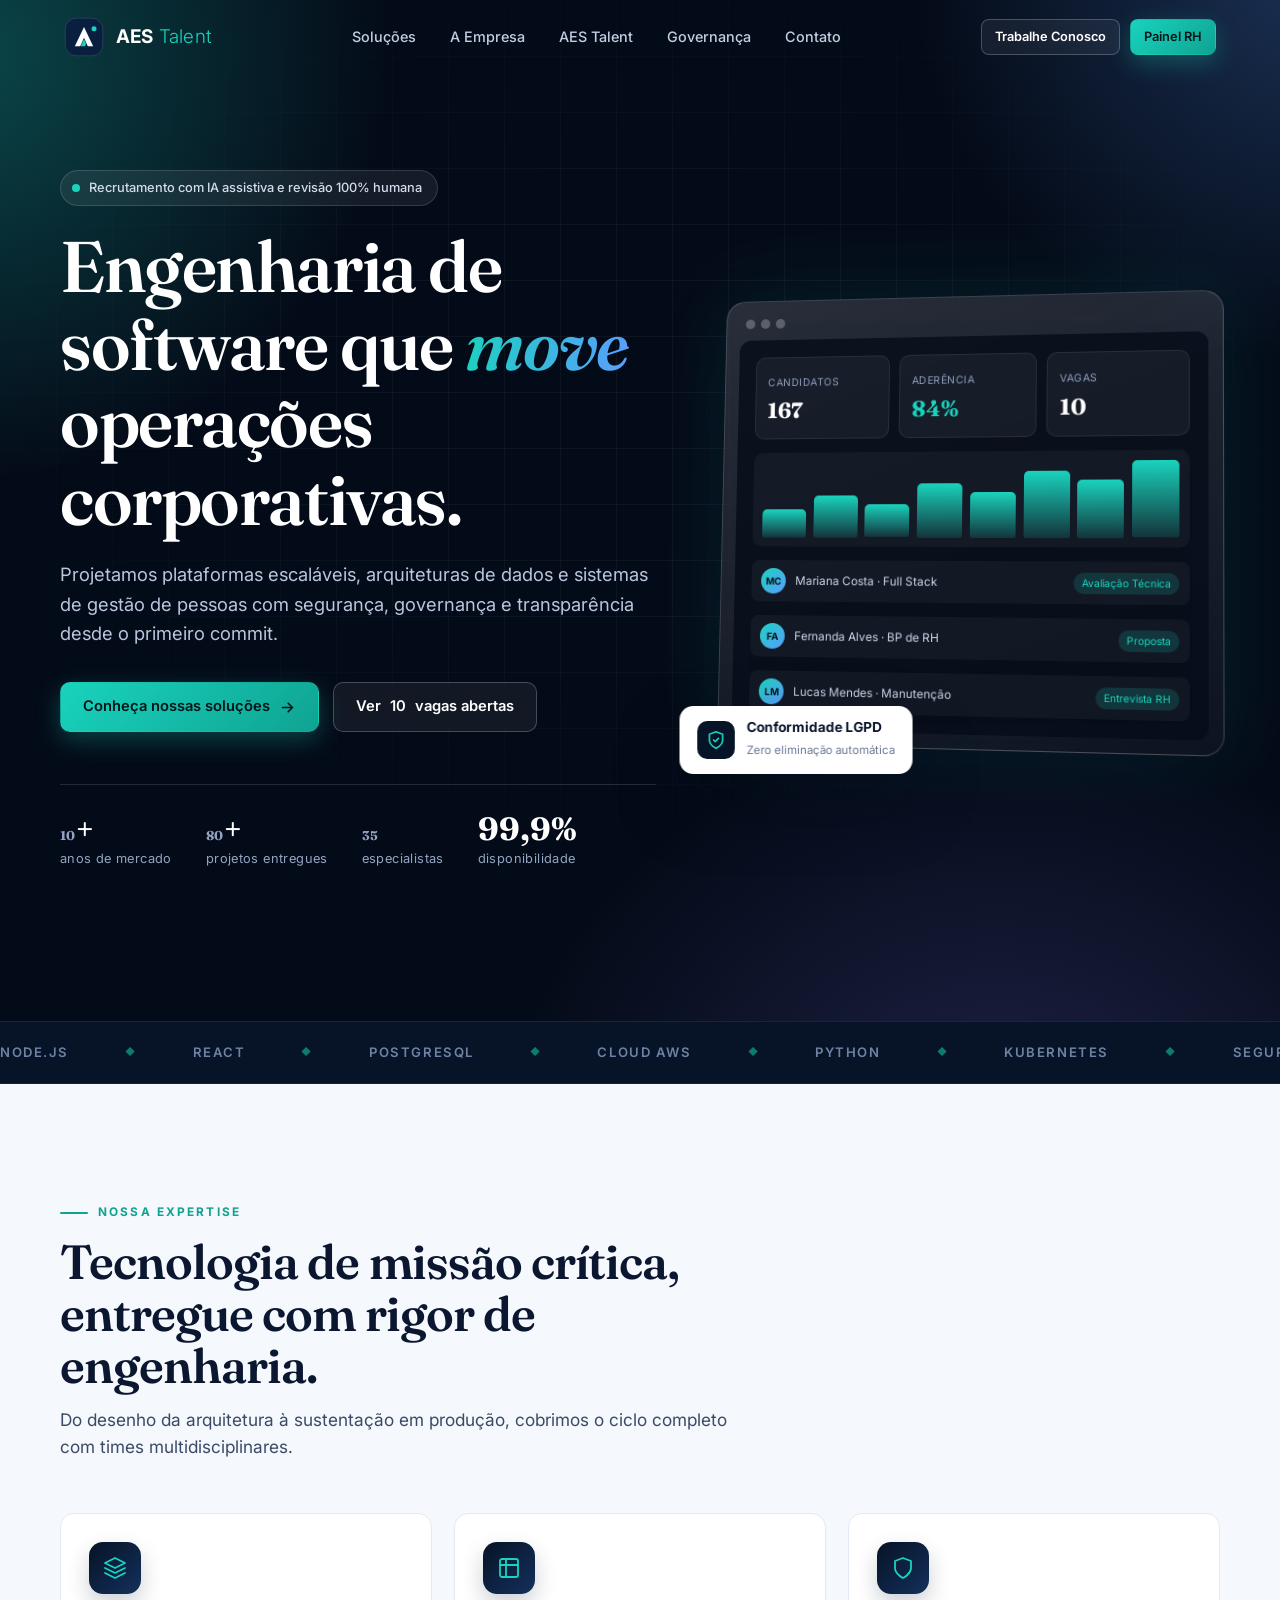
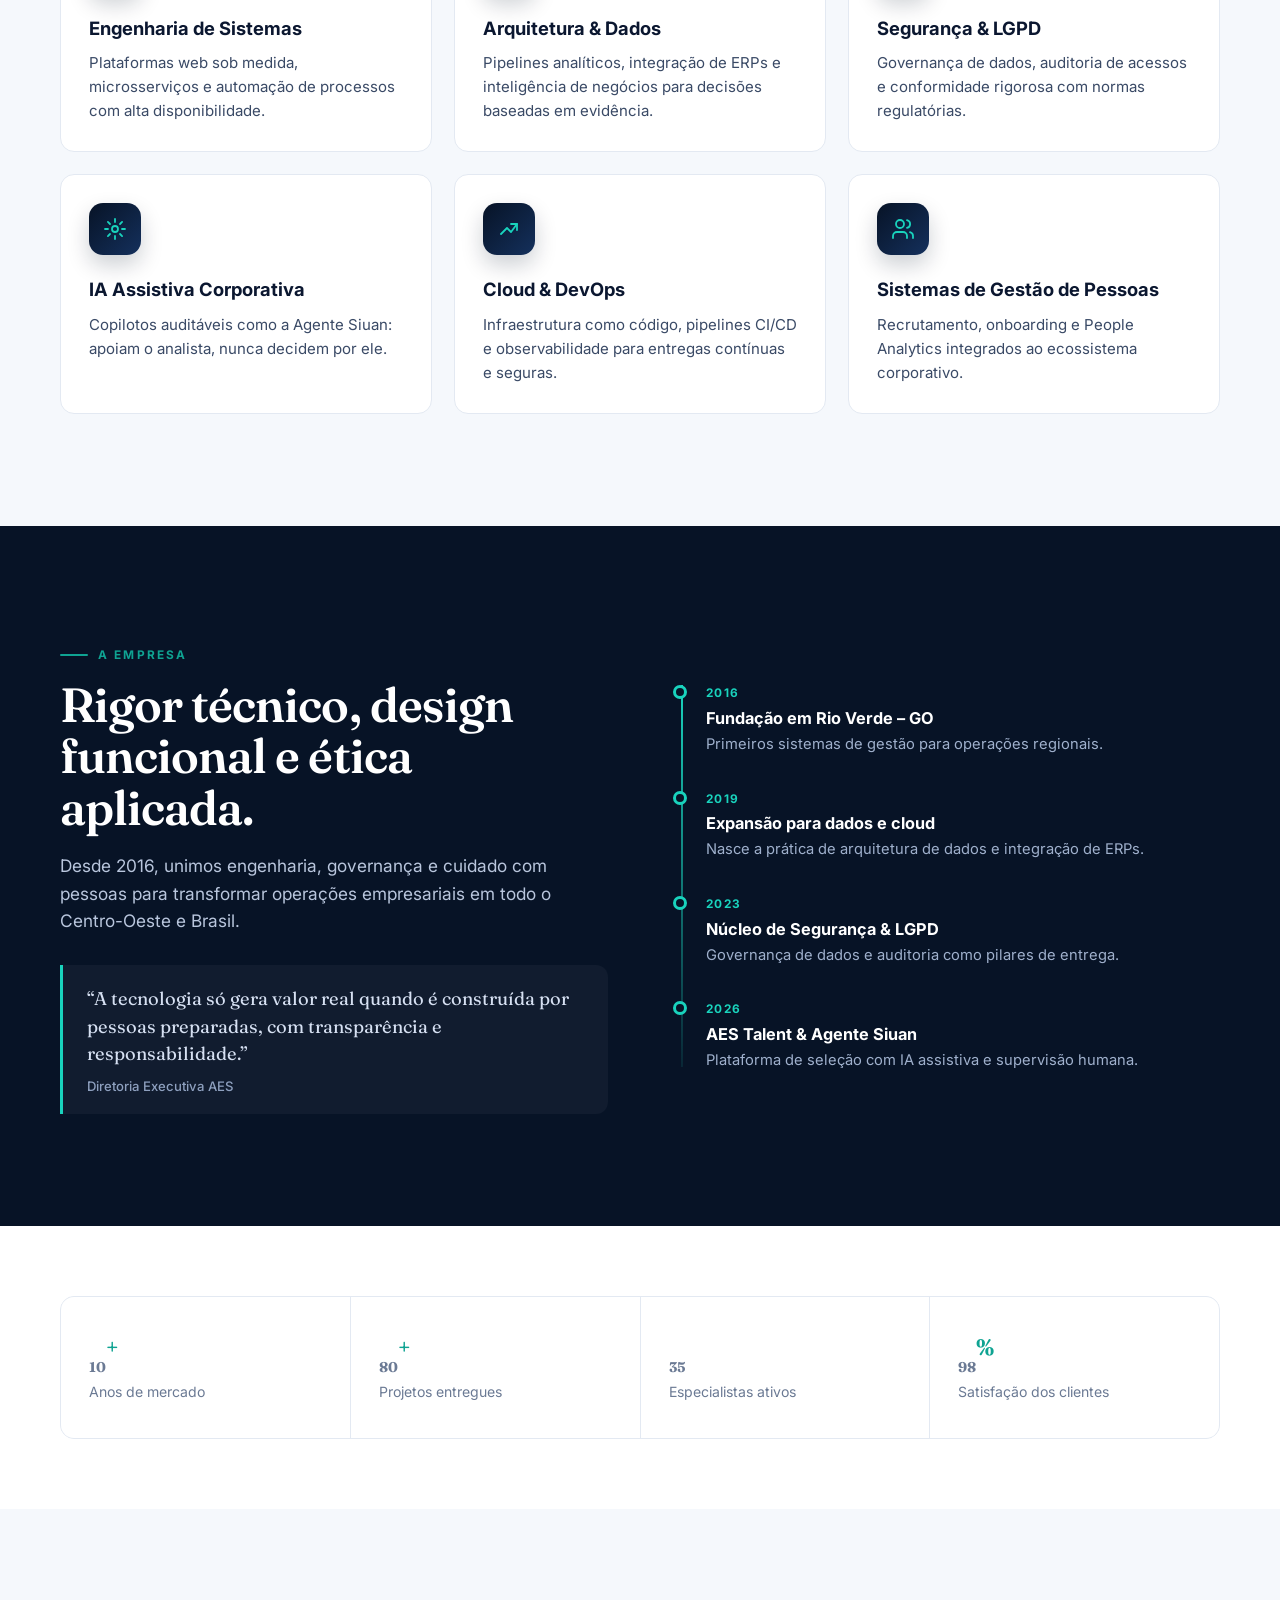
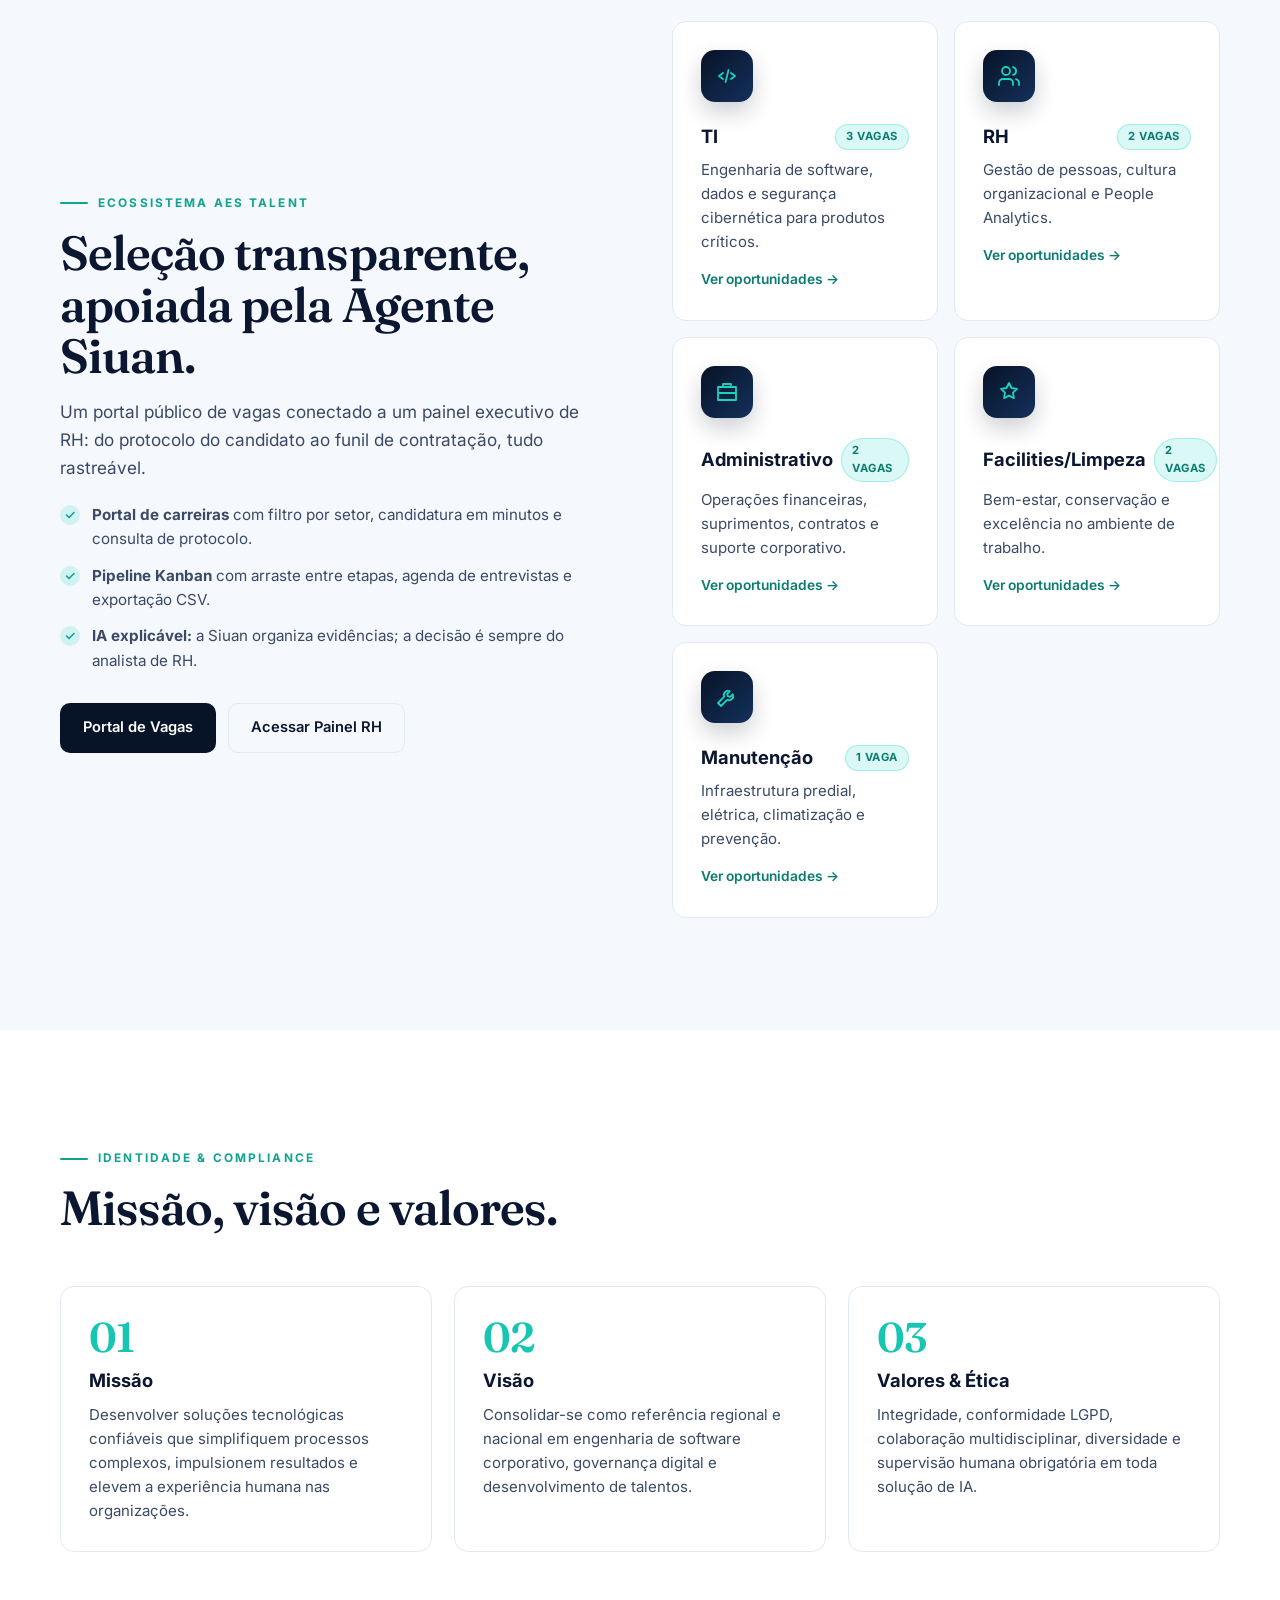
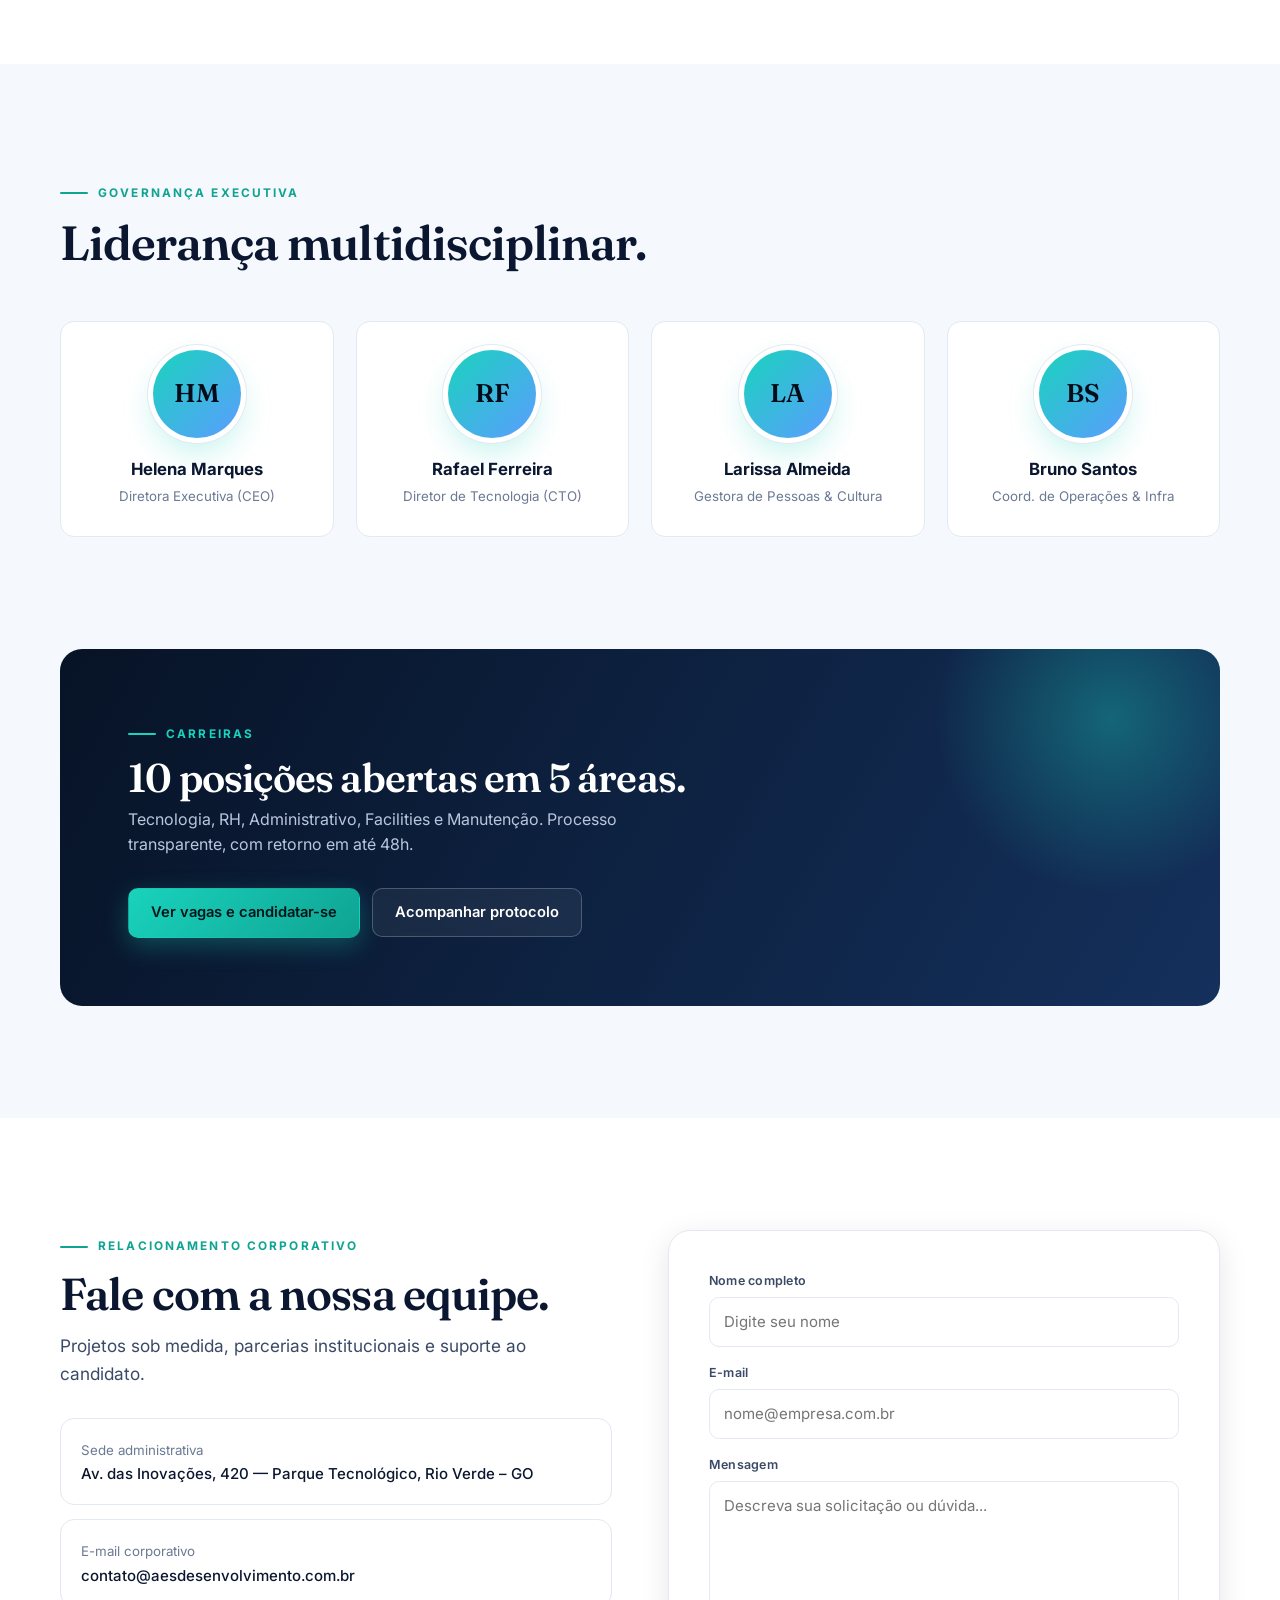
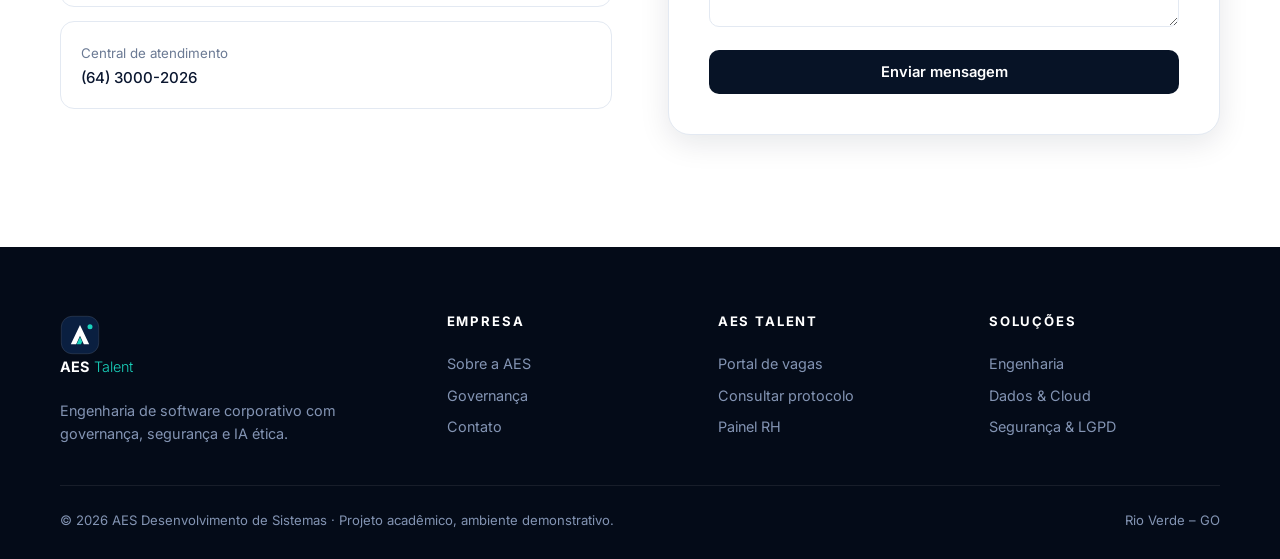
<file: index.html>
<!DOCTYPE html>
<html lang="pt-BR">
<head>
  <meta charset="UTF-8" />
  <meta name="viewport" content="width=device-width, initial-scale=1.0" />
  <title>AES Desenvolvimento de Sistemas | Engenharia de Software Corporativo</title>
  <meta name="description" content="AES Desenvolvimento de Sistemas: engenharia de software, dados, segurança e IA ética para operações corporativas críticas." />
  <link rel="preconnect" href="https://fonts.googleapis.com">
  <link rel="preconnect" href="https://fonts.gstatic.com" crossorigin>
  <link href="https://fonts.googleapis.com/css2?family=Fraunces:ital,opsz,wght@0,9..144,500;0,9..144,600;1,9..144,500&family=Inter:wght@400;500;600;700&family=JetBrains+Mono:wght@500;600&display=swap" rel="stylesheet">
  <link rel="stylesheet" href="style.css" />
</head>
<body>

  <!-- NAVBAR -->
  <header class="nav">
    <a href="index.html" class="brand" data-brand aria-label="AES Talent"></a>
    <nav class="nav-links" aria-label="Principal">
      <a href="#solucoes">Soluções</a>
      <a href="#empresa">A Empresa</a>
      <a href="#talent">AES Talent</a>
      <a href="#governanca">Governança</a>
      <a href="#contato">Contato</a>
    </nav>
    <div class="nav-cta">
      <a href="candidaturas.html" class="btn btn-ghost btn-sm hide-m">Trabalhe Conosco</a>
      <a href="rh.html" class="btn btn-primary btn-sm">Painel RH</a>
      <button class="nav-toggle" aria-label="Abrir menu"><svg viewBox="0 0 24 24" fill="none" stroke="currentColor" stroke-width="2" stroke-linecap="round"><path d="M4 7h16M4 12h16M4 17h16"/></svg></button>
    </div>
  </header>

  <!-- HERO -->
  <section class="hero" id="home">
    <div class="wrap">
      <div class="hero-grid">
        <div>
          <span class="pill"><span class="dot"></span>Recrutamento com IA assistiva e revisão 100% humana</span>
          <h1 class="display">Engenharia de software que <em>move</em> operações corporativas.</h1>
          <p class="lead" style="color:#b9c6dd;font-size:1.15rem">Projetamos plataformas escaláveis, arquiteturas de dados e sistemas de gestão de pessoas com segurança, governança e transparência desde o primeiro commit.</p>
          <div class="hero-actions">
            <a href="#solucoes" class="btn btn-primary">Conheça nossas soluções
              <svg viewBox="0 0 24 24" fill="none" stroke="currentColor" stroke-width="2.4" stroke-linecap="round" stroke-linejoin="round"><path d="M5 12h14M13 6l6 6-6 6"/></svg></a>
            <a href="candidaturas.html" class="btn btn-ghost">Ver <span data-open-jobs>10</span> vagas abertas</a>
          </div>
          <div class="hero-trust">
            <div><strong><span data-count="10">10</span>+</strong><span>anos de mercado</span></div>
            <div><strong><span data-count="80">80</span>+</strong><span>projetos entregues</span></div>
            <div><strong><span data-count="35">35</span></strong><span>especialistas</span></div>
            <div><strong>99,9%</strong><span>disponibilidade</span></div>
          </div>
        </div>

        <div style="position:relative">
          <div class="mock" aria-hidden="true">
            <div class="mock-bar"><i></i><i></i><i></i></div>
            <div class="mock-body">
              <div class="mock-kpis">
                <div class="mock-kpi"><small>Candidatos</small><b>167</b></div>
                <div class="mock-kpi"><small>Aderência</small><b class="t">84%</b></div>
                <div class="mock-kpi"><small>Vagas</small><b>10</b></div>
              </div>
              <div class="mock-chart">
                <span style="height:38%"></span><span style="height:56%"></span><span style="height:44%"></span><span style="height:72%"></span><span style="height:60%"></span><span style="height:88%"></span><span style="height:76%"></span><span style="height:100%"></span>
              </div>
              <div class="mock-row"><span class="av">MC</span>Mariana Costa · Full Stack<span class="tag">Avaliação Técnica</span></div>
              <div class="mock-row"><span class="av">FA</span>Fernanda Alves · BP de RH<span class="tag">Proposta</span></div>
              <div class="mock-row"><span class="av">LM</span>Lucas Mendes · Manutenção<span class="tag">Entrevista RH</span></div>
            </div>
          </div>
          <div class="float-card">
            <div class="ico"><svg viewBox="0 0 24 24" fill="none" stroke-width="2" stroke-linecap="round" stroke-linejoin="round"><path d="M12 22s8-4 8-10V5l-8-3-8 3v7c0 6 8 10 8 10z"/><path d="M9 12l2 2 4-4"/></svg></div>
            <div><b>Conformidade LGPD</b><small>Zero eliminação automática</small></div>
          </div>
        </div>
      </div>
    </div>
  </section>

  <!-- MARQUEE -->
  <div class="marquee" aria-hidden="true">
    <div class="marquee-track">
      <span>Node.js</span><span>React</span><span>PostgreSQL</span><span>Cloud AWS</span><span>Python</span><span>Kubernetes</span><span>Segurança &amp; IAM</span><span>People Analytics</span><span>ERP Integrado</span><span>Observabilidade</span>
      <span>Node.js</span><span>React</span><span>PostgreSQL</span><span>Cloud AWS</span><span>Python</span><span>Kubernetes</span><span>Segurança &amp; IAM</span><span>People Analytics</span><span>ERP Integrado</span><span>Observabilidade</span>
    </div>
  </div>

  <!-- SOLUÇÕES -->
  <section class="section" id="solucoes">
    <div class="wrap">
      <div class="section-head reveal">
        <span class="eyebrow">Nossa expertise</span>
        <h2 class="display">Tecnologia de missão crítica, entregue com rigor de engenharia.</h2>
        <p class="lead">Do desenho da arquitetura à sustentação em produção, cobrimos o ciclo completo com times multidisciplinares.</p>
      </div>
      <div class="grid g3">
        <div class="card hover reveal">
          <div class="icon-box"><svg viewBox="0 0 24 24"><path d="M12 2L2 7l10 5 10-5-10-5zM2 17l10 5 10-5M2 12l10 5 10-5"/></svg></div>
          <h3>Engenharia de Sistemas</h3>
          <p>Plataformas web sob medida, microsserviços e automação de processos com alta disponibilidade.</p>
        </div>
        <div class="card hover reveal" data-d="1">
          <div class="icon-box"><svg viewBox="0 0 24 24"><rect x="3" y="3" width="18" height="18" rx="2"/><path d="M9 3v18M3 9h18"/></svg></div>
          <h3>Arquitetura &amp; Dados</h3>
          <p>Pipelines analíticos, integração de ERPs e inteligência de negócios para decisões baseadas em evidência.</p>
        </div>
        <div class="card hover reveal" data-d="2">
          <div class="icon-box"><svg viewBox="0 0 24 24"><path d="M12 22s8-4 8-10V5l-8-3-8 3v7c0 6 8 10 8 10z"/></svg></div>
          <h3>Segurança &amp; LGPD</h3>
          <p>Governança de dados, auditoria de acessos e conformidade rigorosa com normas regulatórias.</p>
        </div>
        <div class="card hover reveal">
          <div class="icon-box"><svg viewBox="0 0 24 24"><circle cx="12" cy="12" r="3"/><path d="M12 2v3M12 19v3M2 12h3M19 12h3M4.9 4.9l2.1 2.1M17 17l2.1 2.1M19.1 4.9L17 7M7 17l-2.1 2.1"/></svg></div>
          <h3>IA Assistiva Corporativa</h3>
          <p>Copilotos auditáveis como a Agente Siuan: apoiam o analista, nunca decidem por ele.</p>
        </div>
        <div class="card hover reveal" data-d="1">
          <div class="icon-box"><svg viewBox="0 0 24 24"><path d="M4 17l6-6 4 4 6-8"/><path d="M14 7h6v6"/></svg></div>
          <h3>Cloud &amp; DevOps</h3>
          <p>Infraestrutura como código, pipelines CI/CD e observabilidade para entregas contínuas e seguras.</p>
        </div>
        <div class="card hover reveal" data-d="2">
          <div class="icon-box"><svg viewBox="0 0 24 24"><path d="M16 21v-2a4 4 0 0 0-4-4H6a4 4 0 0 0-4 4v2"/><circle cx="9" cy="7" r="4"/><path d="M22 21v-2a4 4 0 0 0-3-3.9M16 3.1a4 4 0 0 1 0 7.8"/></svg></div>
          <h3>Sistemas de Gestão de Pessoas</h3>
          <p>Recrutamento, onboarding e People Analytics integrados ao ecossistema corporativo.</p>
        </div>
      </div>
    </div>
  </section>

  <!-- EMPRESA -->
  <section class="section dark" id="empresa">
    <div class="wrap">
      <div class="grid g2" style="align-items:center;gap:64px">
        <div class="reveal">
          <span class="eyebrow">A empresa</span>
          <h2 class="display" style="font-size:clamp(2rem,4vw,3rem);margin:14px 0 18px;color:#fff">Rigor técnico, design funcional e ética aplicada.</h2>
          <p class="lead" style="color:#b9c6dd">Desde 2016, unimos engenharia, governança e cuidado com pessoas para transformar operações empresariais em todo o Centro-Oeste e Brasil.</p>
          <blockquote style="margin-top:30px;padding:20px 24px;border-left:3px solid var(--teal);background:rgba(255,255,255,.04);border-radius:0 12px 12px 0;color:#d6e0f2;font-family:var(--font-display);font-size:1.15rem;line-height:1.5">
            “A tecnologia só gera valor real quando é construída por pessoas preparadas, com transparência e responsabilidade.”
            <footer style="font:500 .82rem var(--font);color:#8ea0bf;margin-top:10px">Diretoria Executiva AES</footer>
          </blockquote>
        </div>
        <div class="reveal" data-d="2">
          <div class="timeline">
            <div class="tl-item"><em>2016</em><b>Fundação em Rio Verde – GO</b><span>Primeiros sistemas de gestão para operações regionais.</span></div>
            <div class="tl-item"><em>2019</em><b>Expansão para dados e cloud</b><span>Nasce a prática de arquitetura de dados e integração de ERPs.</span></div>
            <div class="tl-item"><em>2023</em><b>Núcleo de Segurança &amp; LGPD</b><span>Governança de dados e auditoria como pilares de entrega.</span></div>
            <div class="tl-item"><em>2026</em><b>AES Talent &amp; Agente Siuan</b><span>Plataforma de seleção com IA assistiva e supervisão humana.</span></div>
          </div>
        </div>
      </div>
    </div>
  </section>

  <!-- MÉTRICAS -->
  <section class="section alt" style="padding:70px 0">
    <div class="wrap">
      <div class="metrics reveal">
        <div class="metric"><strong><span data-count="10">10</span><sup>+</sup></strong><span>Anos de mercado</span></div>
        <div class="metric"><strong><span data-count="80">80</span><sup>+</sup></strong><span>Projetos entregues</span></div>
        <div class="metric"><strong><span data-count="35">35</span></strong><span>Especialistas ativos</span></div>
        <div class="metric"><strong><span data-count="98">98</span><sup>%</sup></strong><span>Satisfação dos clientes</span></div>
      </div>
    </div>
  </section>

  <!-- AES TALENT -->
  <section class="section" id="talent">
    <div class="wrap">
      <div class="grid g2" style="align-items:center;gap:64px">
        <div class="reveal">
          <span class="eyebrow">Ecossistema AES Talent</span>
          <h2 class="display" style="font-size:clamp(2rem,4vw,3rem);margin:14px 0 16px">Seleção transparente, apoiada pela Agente Siuan.</h2>
          <p class="lead">Um portal público de vagas conectado a um painel executivo de RH: do protocolo do candidato ao funil de contratação, tudo rastreável.</p>
          <ul class="feature-list">
            <li><span><strong>Portal de carreiras</strong> com filtro por setor, candidatura em minutos e consulta de protocolo.</span></li>
            <li><span><strong>Pipeline Kanban</strong> com arraste entre etapas, agenda de entrevistas e exportação CSV.</span></li>
            <li><span><strong>IA explicável:</strong> a Siuan organiza evidências; a decisão é sempre do analista de RH.</span></li>
          </ul>
          <div style="display:flex;gap:12px;flex-wrap:wrap;margin-top:30px">
            <a href="candidaturas.html" class="btn btn-dark">Portal de Vagas</a>
            <a href="rh.html" class="btn btn-outline">Acessar Painel RH</a>
          </div>
        </div>
        <div class="grid" id="sectors-overview" style="grid-template-columns:repeat(auto-fit,minmax(260px,1fr));gap:16px"></div>
      </div>
    </div>
  </section>

  <!-- GOVERNANÇA -->
  <section class="section alt" id="governanca">
    <div class="wrap">
      <div class="section-head reveal">
        <span class="eyebrow">Identidade &amp; compliance</span>
        <h2 class="display">Missão, visão e valores.</h2>
      </div>
      <div class="grid g3">
        <div class="card hover reveal"><span class="display" style="font-size:2.6rem;color:var(--teal-500)">01</span><h3 style="margin-top:6px">Missão</h3><p>Desenvolver soluções tecnológicas confiáveis que simplifiquem processos complexos, impulsionem resultados e elevem a experiência humana nas organizações.</p></div>
        <div class="card hover reveal" data-d="1"><span class="display" style="font-size:2.6rem;color:var(--teal-500)">02</span><h3 style="margin-top:6px">Visão</h3><p>Consolidar-se como referência regional e nacional em engenharia de software corporativo, governança digital e desenvolvimento de talentos.</p></div>
        <div class="card hover reveal" data-d="2"><span class="display" style="font-size:2.6rem;color:var(--teal-500)">03</span><h3 style="margin-top:6px">Valores &amp; Ética</h3><p>Integridade, conformidade LGPD, colaboração multidisciplinar, diversidade e supervisão humana obrigatória em toda solução de IA.</p></div>
      </div>
    </div>
  </section>

  <!-- LIDERANÇA -->
  <section class="section">
    <div class="wrap">
      <div class="section-head reveal">
        <span class="eyebrow">Governança executiva</span>
        <h2 class="display">Liderança multidisciplinar.</h2>
      </div>
      <div class="grid g4">
        <div class="card leader reveal"><div class="avatar">HM</div><h4>Helena Marques</h4><small>Diretora Executiva (CEO)</small></div>
        <div class="card leader reveal" data-d="1"><div class="avatar">RF</div><h4>Rafael Ferreira</h4><small>Diretor de Tecnologia (CTO)</small></div>
        <div class="card leader reveal" data-d="2"><div class="avatar">LA</div><h4>Larissa Almeida</h4><small>Gestora de Pessoas &amp; Cultura</small></div>
        <div class="card leader reveal" data-d="3"><div class="avatar">BS</div><h4>Bruno Santos</h4><small>Coord. de Operações &amp; Infra</small></div>
      </div>
    </div>
  </section>

  <!-- CTA -->
  <section class="section" style="padding-top:0">
    <div class="wrap">
      <div class="cta-band reveal">
        <div>
          <span class="eyebrow light">Carreiras</span>
          <h2 class="display" style="margin-top:12px"><span data-open-jobs>10</span> posições abertas em 5 áreas.</h2>
          <p>Tecnologia, RH, Administrativo, Facilities e Manutenção. Processo transparente, com retorno em até 48h.</p>
        </div>
        <div style="display:flex;gap:12px;flex-wrap:wrap">
          <a href="candidaturas.html" class="btn btn-primary">Ver vagas e candidatar-se</a>
          <a href="candidaturas.html#consulta" class="btn btn-ghost">Acompanhar protocolo</a>
        </div>
      </div>
    </div>
  </section>

  <!-- CONTATO -->
  <section class="section alt" id="contato">
    <div class="wrap">
      <div class="grid g2" style="gap:56px;align-items:start">
        <div class="reveal">
          <span class="eyebrow">Relacionamento corporativo</span>
          <h2 class="display" style="font-size:clamp(2rem,4vw,2.8rem);margin:14px 0 14px">Fale com a nossa equipe.</h2>
          <p class="lead">Projetos sob medida, parcerias institucionais e suporte ao candidato.</p>
          <div style="display:grid;gap:14px;margin-top:30px">
            <div class="card" style="padding:18px 20px"><small class="muted">Sede administrativa</small><p style="color:var(--ink);font-weight:500">Av. das Inovações, 420 — Parque Tecnológico, Rio Verde – GO</p></div>
            <div class="card" style="padding:18px 20px"><small class="muted">E-mail corporativo</small><p style="color:var(--ink);font-weight:500">contato@aesdesenvolvimento.com.br</p></div>
            <div class="card" style="padding:18px 20px"><small class="muted">Central de atendimento</small><p style="color:var(--ink);font-weight:500">(64) 3000-2026</p></div>
          </div>
        </div>
        <form class="panel reveal form-stack" id="contactForm" data-d="1">
          <div><label class="lbl" for="c-name">Nome completo</label><input class="field" id="c-name" required placeholder="Digite seu nome" /></div>
          <div><label class="lbl" for="c-mail">E-mail</label><input class="field" id="c-mail" type="email" required placeholder="nome@empresa.com.br" /></div>
          <div><label class="lbl" for="c-msg">Mensagem</label><textarea class="field" id="c-msg" rows="5" required placeholder="Descreva sua solicitação ou dúvida..."></textarea></div>
          <button type="submit" class="btn btn-dark btn-block">Enviar mensagem</button>
        </form>
      </div>
    </div>
  </section>

  <!-- FOOTER -->
  <footer class="footer">
    <div class="wrap">
      <div class="footer-grid">
        <div>
          <a href="index.html" class="brand" data-brand style="margin-bottom:16px"></a>
          <p style="max-width:34ch;font-size:.9rem">Engenharia de software corporativo com governança, segurança e IA ética.</p>
        </div>
        <div><h5>Empresa</h5><a href="#empresa">Sobre a AES</a><a href="#governanca">Governança</a><a href="#contato">Contato</a></div>
        <div><h5>AES Talent</h5><a href="candidaturas.html">Portal de vagas</a><a href="candidaturas.html#consulta">Consultar protocolo</a><a href="rh.html">Painel RH</a></div>
        <div><h5>Soluções</h5><a href="#solucoes">Engenharia</a><a href="#solucoes">Dados &amp; Cloud</a><a href="#solucoes">Segurança &amp; LGPD</a></div>
      </div>
      <div class="footer-bottom"><span>© 2026 AES Desenvolvimento de Sistemas · Projeto acadêmico, ambiente demonstrativo.</span><span>Rio Verde – GO</span></div>
    </div>
  </footer>

  <script src="data.js"></script>
  <script src="site.js"></script>
</body>
</html>
</file>
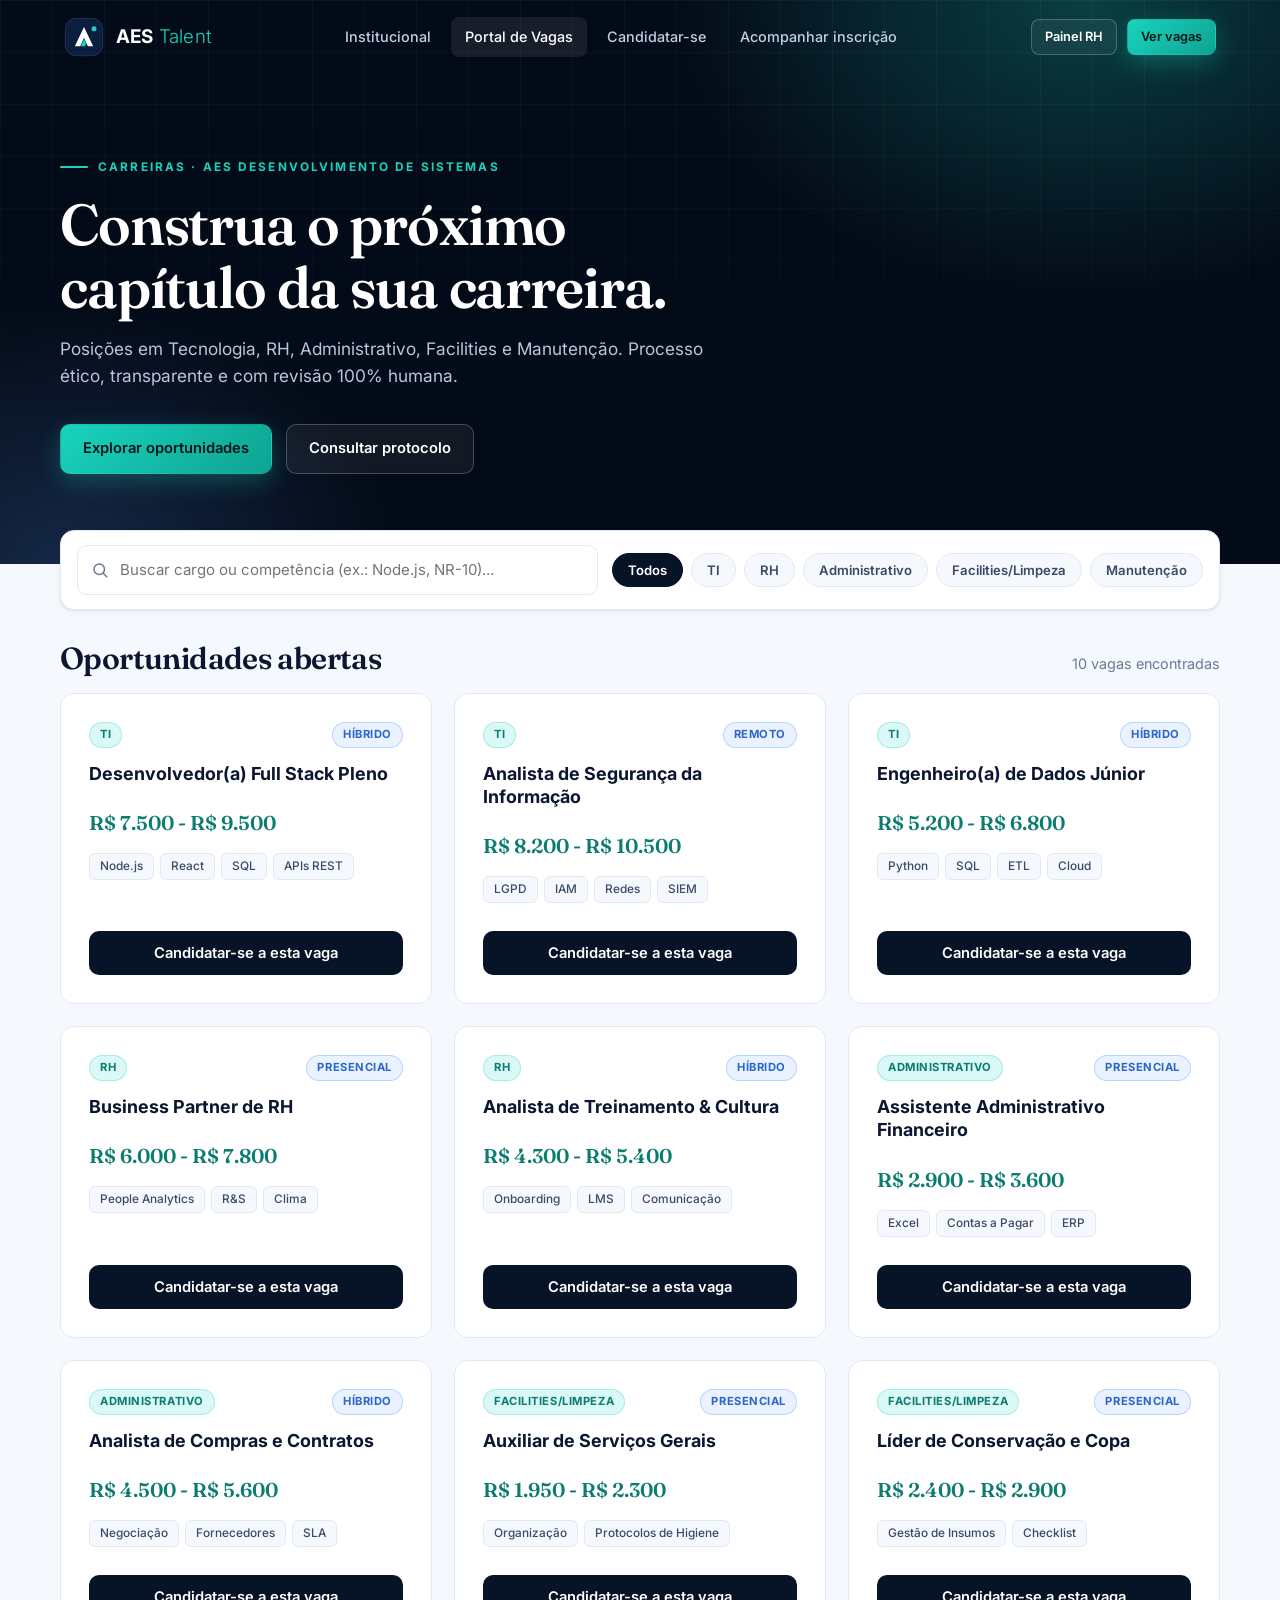
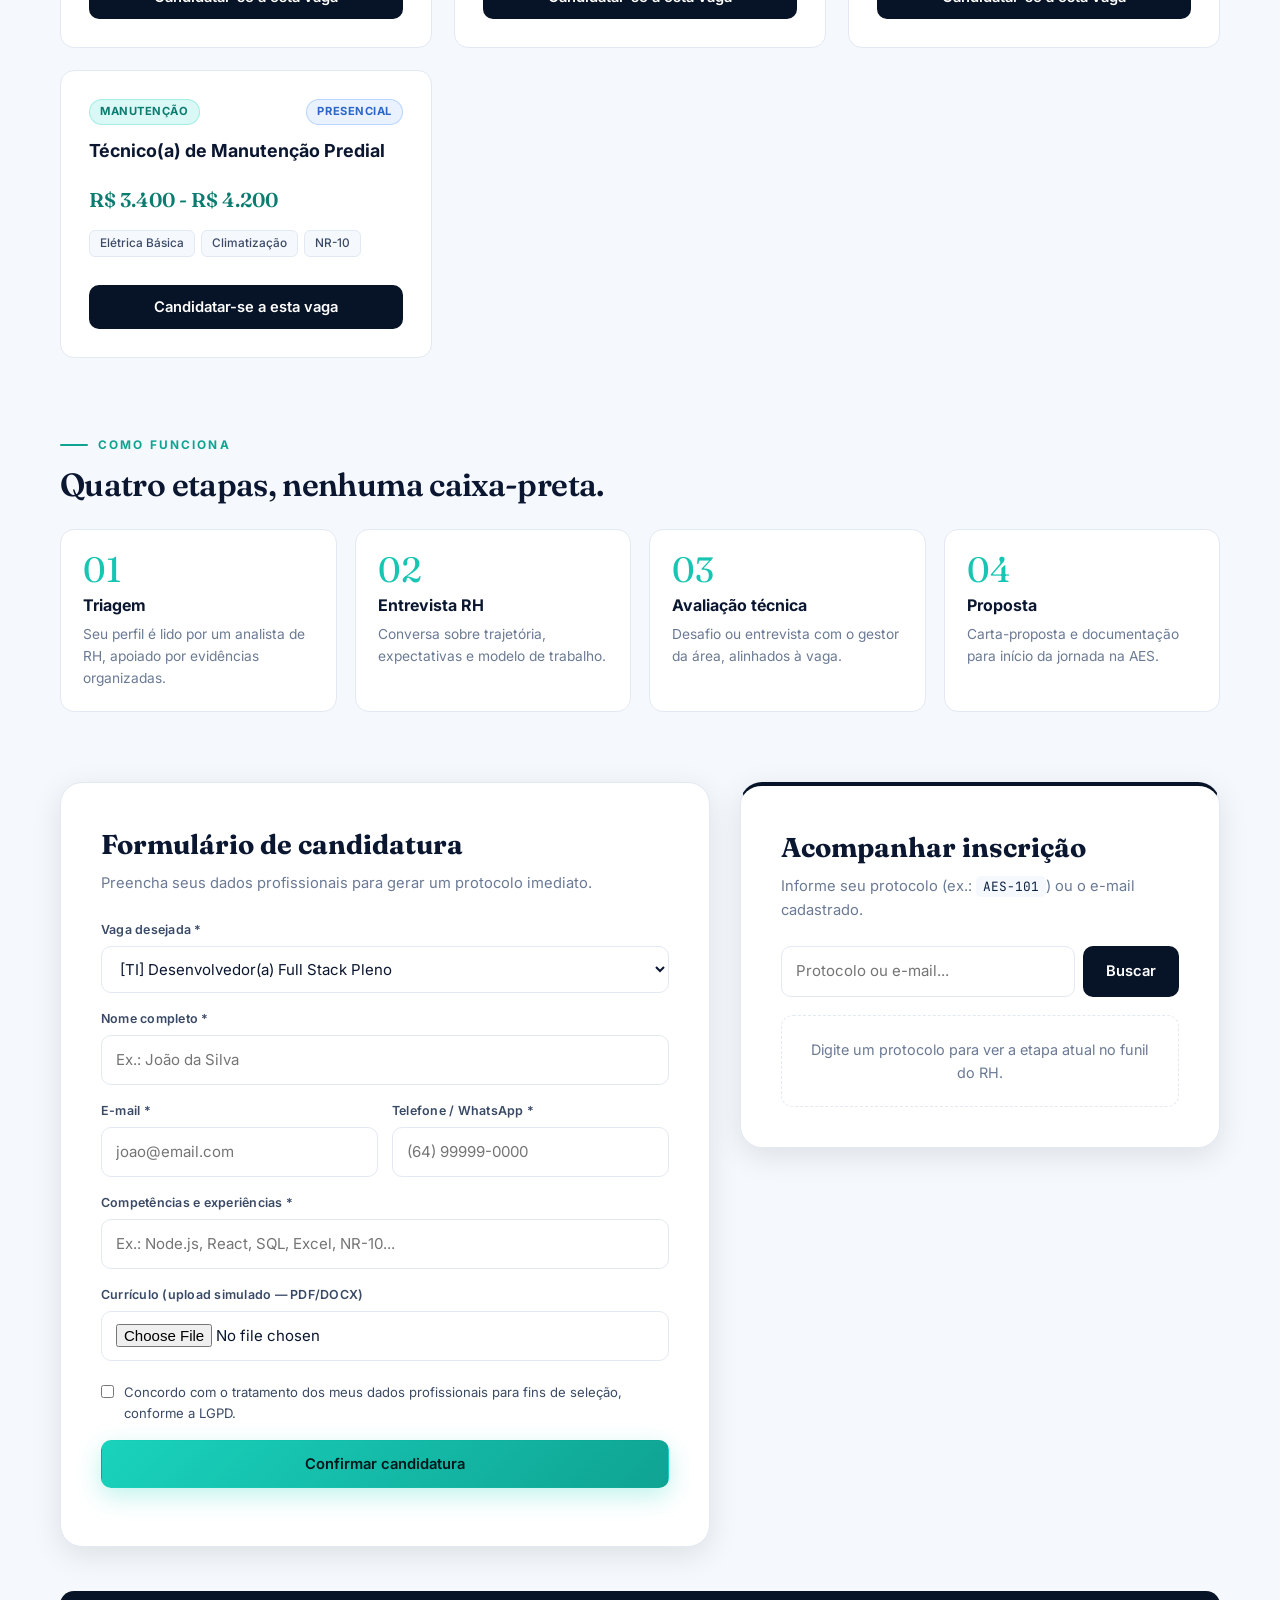
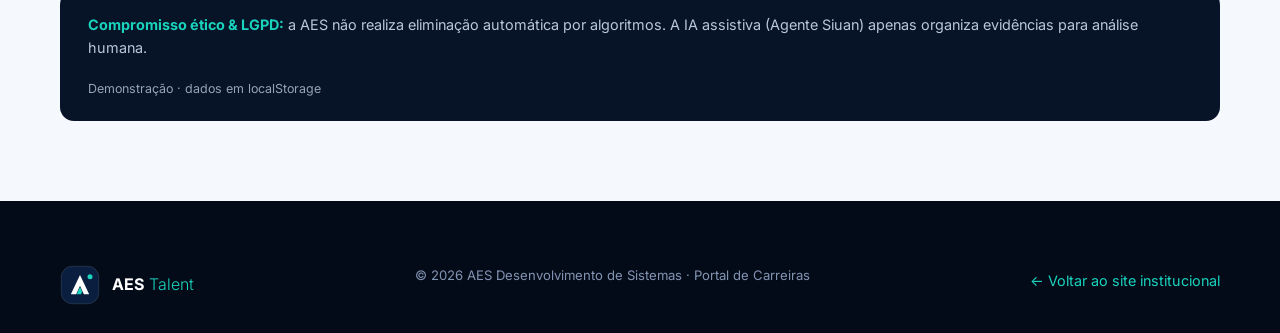
<file: candidaturas.html>
<!DOCTYPE html>
<html lang="pt-BR">
<head>
  <meta charset="UTF-8" />
  <meta name="viewport" content="width=device-width, initial-scale=1.0" />
  <title>Carreiras | AES Desenvolvimento de Sistemas</title>
  <link rel="preconnect" href="https://fonts.googleapis.com">
  <link rel="preconnect" href="https://fonts.gstatic.com" crossorigin>
  <link href="https://fonts.googleapis.com/css2?family=Fraunces:ital,opsz,wght@0,9..144,500;0,9..144,600;1,9..144,500&family=Inter:wght@400;500;600;700&family=JetBrains+Mono:wght@500;600&display=swap" rel="stylesheet">
  <link rel="stylesheet" href="style.css" />
</head>
<body>

  <header class="nav solid">
    <a href="index.html" class="brand" data-brand aria-label="AES Talent"></a>
    <nav class="nav-links" aria-label="Principal">
      <a href="index.html">Institucional</a>
      <a href="candidaturas.html" class="active">Portal de Vagas</a>
      <a href="#candidatar">Candidatar-se</a>
      <a href="#consulta">Acompanhar inscrição</a>
    </nav>
    <div class="nav-cta">
      <a href="rh.html" class="btn btn-ghost btn-sm hide-m">Painel RH</a>
      <a href="#vagas" class="btn btn-primary btn-sm">Ver vagas</a>
      <button class="nav-toggle" aria-label="Abrir menu"><svg viewBox="0 0 24 24" fill="none" stroke="currentColor" stroke-width="2" stroke-linecap="round"><path d="M4 7h16M4 12h16M4 17h16"/></svg></button>
    </div>
  </header>

  <section class="page-hero">
    <div class="wrap">
      <span class="eyebrow light">Carreiras · AES Desenvolvimento de Sistemas</span>
      <h1 class="display">Construa o próximo capítulo da sua carreira.</h1>
      <p class="lead" style="color:#b9c6dd">Posições em Tecnologia, RH, Administrativo, Facilities e Manutenção. Processo ético, transparente e com revisão 100% humana.</p>
      <div class="hero-actions">
        <a href="#vagas" class="btn btn-primary">Explorar oportunidades</a>
        <a href="#consulta" class="btn btn-ghost">Consultar protocolo</a>
      </div>
    </div>
  </section>

  <main class="wrap" id="vagas" style="padding-bottom:30px">
    <div class="toolbar">
      <div class="search-box">
        <svg viewBox="0 0 24 24" stroke-linecap="round"><circle cx="11" cy="11" r="7"/><path d="M21 21l-4.3-4.3"/></svg>
        <input class="field" id="job-search" type="search" placeholder="Buscar cargo ou competência (ex.: Node.js, NR-10)..." aria-label="Buscar vagas" />
      </div>
      <div class="chips" id="sector-chips" role="group" aria-label="Filtrar por setor"></div>
    </div>

    <div style="display:flex;justify-content:space-between;align-items:baseline;margin-bottom:18px;flex-wrap:wrap;gap:8px">
      <h2 class="display" style="font-size:1.9rem">Oportunidades abertas</h2>
      <span class="muted" id="jobs-count" style="font-size:.9rem"></span>
    </div>
    <div class="grid g-auto" id="jobs-list" style="margin-bottom:70px"></div>

    <!-- Como funciona -->
    <div style="margin-bottom:70px">
      <div class="section-head" style="margin-bottom:26px"><span class="eyebrow">Como funciona</span><h2 class="display" style="font-size:2rem">Quatro etapas, nenhuma caixa-preta.</h2></div>
      <div class="steps">
        <div class="step"><b>Triagem</b><p>Seu perfil é lido por um analista de RH, apoiado por evidências organizadas.</p></div>
        <div class="step"><b>Entrevista RH</b><p>Conversa sobre trajetória, expectativas e modelo de trabalho.</p></div>
        <div class="step"><b>Avaliação técnica</b><p>Desafio ou entrevista com o gestor da área, alinhados à vaga.</p></div>
        <div class="step"><b>Proposta</b><p>Carta-proposta e documentação para início da jornada na AES.</p></div>
      </div>
    </div>

    <!-- Formulário + consulta -->
    <div class="grid" style="grid-template-columns:1.15fr .85fr;gap:30px;align-items:start" id="apply-section">
      <div class="panel" id="candidatar">
        <h2>Formulário de candidatura</h2>
        <p class="desc">Preencha seus dados profissionais para gerar um protocolo imediato.</p>
        <form id="apply-form" class="form-stack">
          <div><label class="lbl" for="cand-job">Vaga desejada *</label><select class="field" id="cand-job" required></select></div>
          <div><label class="lbl" for="cand-name">Nome completo *</label><input class="field" type="text" id="cand-name" placeholder="Ex.: João da Silva" required /></div>
          <div class="form-2">
            <div><label class="lbl" for="cand-email">E-mail *</label><input class="field" type="email" id="cand-email" placeholder="joao@email.com" required /></div>
            <div><label class="lbl" for="cand-phone">Telefone / WhatsApp *</label><input class="field" type="tel" id="cand-phone" placeholder="(64) 99999-0000" required /></div>
          </div>
          <div><label class="lbl" for="cand-skills">Competências e experiências *</label><input class="field" type="text" id="cand-skills" placeholder="Ex.: Node.js, React, SQL, Excel, NR-10..." required /></div>
          <div>
            <label class="lbl" for="cand-file">Currículo (upload simulado — PDF/DOCX)</label>
            <input class="field" type="file" id="cand-file" accept=".pdf,.doc,.docx" style="cursor:pointer" />
            <small id="file-feedback" style="color:var(--teal-700);font-weight:600;font-size:.8rem;display:block;margin-top:5px"></small>
          </div>
          <label style="display:flex;gap:10px;align-items:flex-start;font-size:.82rem;color:var(--ink-2);cursor:pointer">
            <input type="checkbox" id="cand-lgpd" required style="margin-top:3px;accent-color:#0fa392" />
            <span>Concordo com o tratamento dos meus dados profissionais para fins de seleção, conforme a LGPD.</span>
          </label>
          <button type="submit" class="btn btn-primary btn-block" style="padding:14px">Confirmar candidatura</button>
        </form>
        <div id="apply-result" style="margin-top:18px" aria-live="polite"></div>
      </div>

      <div class="panel" id="consulta" style="border-top:4px solid var(--navy-900)">
        <h2>Acompanhar inscrição</h2>
        <p class="desc">Informe seu protocolo (ex.: <code style="background:var(--paper);color:var(--navy-800);padding:2px 7px;border-radius:5px;font-family:var(--font-mono)">AES-101</code>) ou o e-mail cadastrado.</p>
        <div style="display:flex;gap:8px;margin-bottom:18px">
          <input class="field" type="text" id="lookup-query" placeholder="Protocolo ou e-mail..." aria-label="Protocolo ou e-mail" />
          <button type="button" class="btn btn-dark" id="btn-lookup">Buscar</button>
        </div>
        <div id="lookup-result" aria-live="polite">
          <div style="border:1.5px dashed var(--line);padding:22px;border-radius:12px;text-align:center;color:var(--ink-3);font-size:.9rem">Digite um protocolo para ver a etapa atual no funil do RH.</div>
        </div>
      </div>
    </div>

    <div class="notice">
      <div><strong>Compromisso ético &amp; LGPD:</strong> a AES não realiza eliminação automática por algoritmos. A IA assistiva (Agente Siuan) apenas organiza evidências para análise humana.</div>
      <span style="font-size:.78rem;opacity:.8">Demonstração · dados em localStorage</span>
    </div>
  </main>

  <footer class="footer" style="margin-top:50px">
    <div class="wrap">
      <div class="footer-bottom" style="padding-top:0">
        <span class="brand" data-brand style="font-size:1rem"></span>
        <span>© 2026 AES Desenvolvimento de Sistemas · Portal de Carreiras</span>
        <a href="index.html" style="color:var(--teal)">← Voltar ao site institucional</a>
      </div>
    </div>
  </footer>

  <script src="data.js"></script>
  <script src="site.js"></script>
  <script src="apply.js"></script>
</body>
</html>
</file>
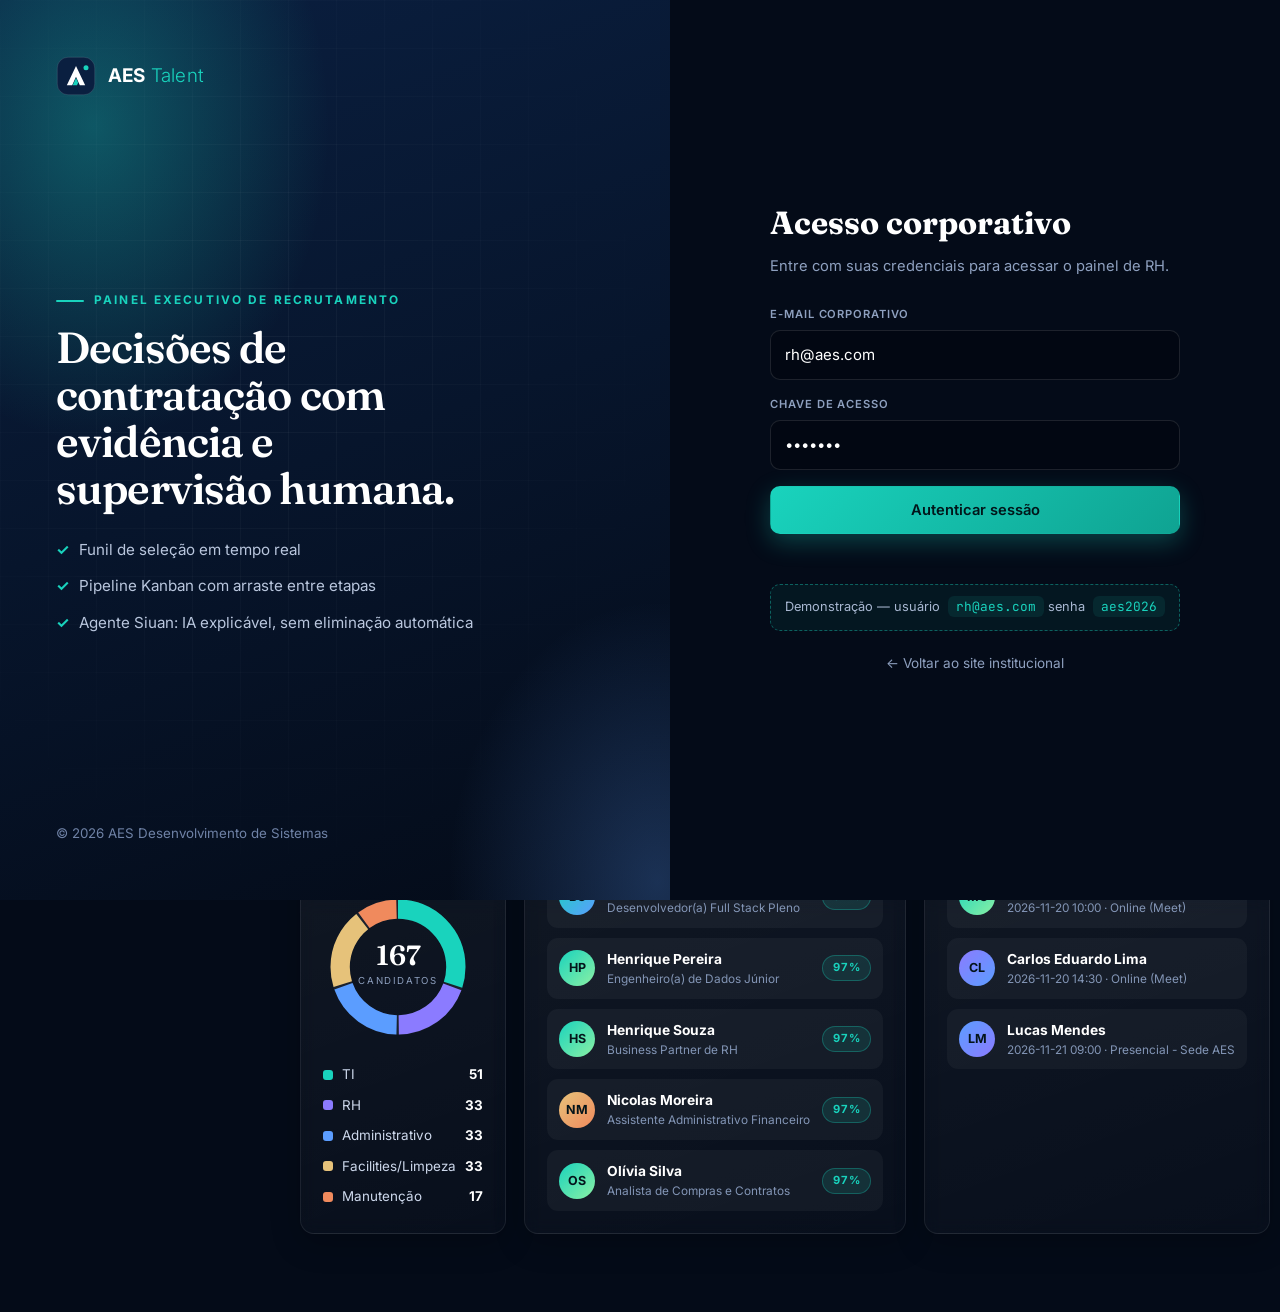
<file: rh.html>
<!DOCTYPE html>
<html lang="pt-BR">
<head>
  <meta charset="UTF-8" />
  <meta name="viewport" content="width=device-width, initial-scale=1.0" />
  <title>Painel RH + Agente Siuan | AES Talent</title>
  <link rel="preconnect" href="https://fonts.googleapis.com">
  <link rel="preconnect" href="https://fonts.gstatic.com" crossorigin>
  <link href="https://fonts.googleapis.com/css2?family=Fraunces:ital,opsz,wght@0,9..144,500;0,9..144,600;1,9..144,500&family=Inter:wght@400;500;600;700&family=JetBrains+Mono:wght@500;600&display=swap" rel="stylesheet">
  <link rel="stylesheet" href="style.css" />
</head>
<body class="app">

  <!-- LOGIN -->
  <div id="login-screen">
    <div class="login-art">
      <a href="index.html" class="brand" data-brand></a>
      <div>
        <span class="eyebrow light">Painel executivo de recrutamento</span>
        <h1 class="display" style="margin-top:14px">Decisões de contratação com evidência e supervisão humana.</h1>
        <ul>
          <li>Funil de seleção em tempo real</li>
          <li>Pipeline Kanban com arraste entre etapas</li>
          <li>Agente Siuan: IA explicável, sem eliminação automática</li>
        </ul>
      </div>
      <small style="color:#6f82a6">© 2026 AES Desenvolvimento de Sistemas</small>
    </div>
    <div class="login-side">
      <div class="login-card">
        <h2>Acesso corporativo</h2>
        <p>Entre com suas credenciais para acessar o painel de RH.</p>
        <form id="login-form" class="form-stack">
          <div><label class="lbl" for="login-email">E-mail corporativo</label><input class="field" type="email" id="login-email" value="rh@aes.com" required autocomplete="username" /></div>
          <div><label class="lbl" for="login-pass">Chave de acesso</label><input class="field" type="password" id="login-pass" value="aes2026" required autocomplete="current-password" /></div>
          <button type="submit" class="btn btn-primary btn-block" style="padding:14px">Autenticar sessão</button>
          <div id="login-error" style="color:#ff9b9b;font-size:.85rem;text-align:center;min-height:1.2em" role="alert"></div>
        </form>
        <div class="hint">Demonstração — usuário <code>rh@aes.com</code> senha <code>aes2026</code></div>
        <p style="margin-top:22px;text-align:center;font-size:.85rem"><a href="index.html" style="color:#8ea0bf">← Voltar ao site institucional</a></p>
      </div>
    </div>
  </div>

  <!-- TOPBAR -->
  <header class="topbar">
    <a href="index.html" class="brand" data-brand style="font-size:1.05rem"></a>
    <div class="right">
      <a href="candidaturas.html" class="btn btn-outline btn-sm">Portal de vagas</a>
      <button class="btn btn-outline btn-sm" id="btn-reset-demo" title="Restaurar dados iniciais">↻ Resetar demo</button>
      <div class="user-chip"><i>RH</i><span>rh@aes.com</span></div>
      <button class="btn btn-danger btn-sm" id="btn-logout">Sair</button>
    </div>
  </header>

  <div class="shell">
    <aside class="sidebar">
      <div class="side-label">Visão geral</div>
      <button class="side-btn active" data-tab="tab-dashboard"><svg viewBox="0 0 24 24"><rect x="3" y="3" width="7" height="9" rx="1.5"/><rect x="14" y="3" width="7" height="5" rx="1.5"/><rect x="14" y="12" width="7" height="9" rx="1.5"/><rect x="3" y="16" width="7" height="5" rx="1.5"/></svg>Dashboard</button>
      <div class="side-label">Recrutamento</div>
      <button class="side-btn" data-tab="tab-candidates"><svg viewBox="0 0 24 24"><path d="M16 21v-2a4 4 0 0 0-4-4H6a4 4 0 0 0-4 4v2"/><circle cx="9" cy="7" r="4"/><path d="M22 21v-2a4 4 0 0 0-3-3.9M16 3.1a4 4 0 0 1 0 7.8"/></svg>Candidatos<span class="count" id="nav-count-cands">0</span></button>
      <button class="side-btn" data-tab="tab-kanban"><svg viewBox="0 0 24 24"><rect x="3" y="3" width="5" height="18" rx="1.5"/><rect x="10" y="3" width="5" height="11" rx="1.5"/><rect x="17" y="3" width="4" height="14" rx="1.5"/></svg>Pipeline Kanban</button>
      <button class="side-btn" data-tab="tab-jobs"><svg viewBox="0 0 24 24"><rect x="3" y="7" width="18" height="13" rx="2"/><path d="M8 7V4h8v3M3 13h18"/></svg>Vagas<span class="count" id="nav-count-jobs">0</span></button>
      <button class="side-btn" data-tab="tab-interviews"><svg viewBox="0 0 24 24"><rect x="3" y="4" width="18" height="17" rx="2"/><path d="M16 2v4M8 2v4M3 10h18"/></svg>Entrevistas</button>
      <div class="side-label">Inteligência</div>
      <button class="side-btn" data-tab="tab-siuan"><svg viewBox="0 0 24 24"><circle cx="12" cy="12" r="3"/><path d="M12 2v3M12 19v3M2 12h3M19 12h3M4.9 4.9l2.1 2.1M17 17l2.1 2.1M19.1 4.9L17 7M7 17l-2.1 2.1"/></svg>Agente Siuan</button>
      <button class="side-btn" data-tab="tab-lgpd"><svg viewBox="0 0 24 24"><path d="M12 22s8-4 8-10V5l-8-3-8 3v7c0 6 8 10 8 10z"/><path d="M9 12l2 2 4-4"/></svg>Relatórios &amp; LGPD</button>
      <div class="side-foot"><b>Supervisão humana</b>Nenhuma etapa é alterada pela IA sem ação de um analista.</div>
    </aside>

    <main class="main">

      <!-- DASHBOARD -->
      <section id="tab-dashboard" class="tab-view show">
        <div class="page-head">
          <div><h2 class="title">Dashboard executivo</h2><p id="dash-date"></p></div>
          <button class="btn btn-primary btn-sm" data-goto="tab-candidates">Ver candidatos →</button>
        </div>
        <div class="kpis" id="kpi-cards"></div>
        <div class="dash-grid">
          <div class="card"><div class="card-title">Funil de seleção por etapa <small id="funnel-total"></small></div><div id="funnel-bars"></div></div>
          <div class="siuan-box">
            <div class="siuan-head"><div class="siuan-orb"></div><div><b>Resumo operacional · Siuan</b><small id="dash-siuan-badge">Autonomia nível 1</small></div></div>
            <div class="siuan-text" id="dash-siuan-summary"></div>
          </div>
        </div>
        <div class="dash-grid three">
          <div class="card"><div class="card-title">Candidatos por setor</div><div id="donut-sector"></div></div>
          <div class="card"><div class="card-title">Maiores aderências <small>top 5</small></div><div class="rank" id="top-cands"></div></div>
          <div class="card"><div class="card-title">Próximas entrevistas</div><div class="rank" id="next-interviews"></div></div>
        </div>
      </section>

      <!-- CANDIDATOS -->
      <section id="tab-candidates" class="tab-view">
        <div class="page-head">
          <div><h2 class="title">Banco de candidatos</h2><p id="cands-sub"></p></div>
          <button class="btn btn-primary btn-sm" id="btn-export-csv">⬇ Exportar CSV</button>
        </div>
        <div class="filters">
          <input class="field" type="search" id="f-search" placeholder="Buscar nome, protocolo ou competência..." aria-label="Buscar candidatos" />
          <select class="field" id="f-sector" aria-label="Setor"><option value="">Todas as áreas</option></select>
          <select class="field" id="f-job" aria-label="Vaga"><option value="">Todas as vagas</option></select>
          <select class="field" id="f-stage" aria-label="Etapa"><option value="">Todas as etapas</option></select>
        </div>
        <div class="table-wrap">
          <table>
            <thead><tr><th>Protocolo</th><th>Candidato</th><th>Vaga / setor</th><th>Aderência</th><th>Etapa</th><th></th></tr></thead>
            <tbody id="candidates-tbody"></tbody>
          </table>
        </div>
        <div class="pager"><span id="pager-info"></span><div><button class="btn btn-outline btn-sm" id="pg-prev">← Anterior</button><button class="btn btn-outline btn-sm" id="pg-next">Próxima →</button></div></div>
      </section>

      <!-- KANBAN -->
      <section id="tab-kanban" class="tab-view">
        <div class="page-head">
          <div><h2 class="title">Pipeline Kanban</h2><p>Arraste os cartões entre as colunas ou use as setas para mover candidatos.</p></div>
          <div style="min-width:260px"><select class="field" id="k-job" aria-label="Filtrar vaga"><option value="">Todas as vagas</option></select></div>
        </div>
        <div class="kanban" id="kanban-board"></div>
      </section>

      <!-- VAGAS -->
      <section id="tab-jobs" class="tab-view">
        <div class="page-head">
          <div><h2 class="title">Quadro de vagas</h2><p>Vagas publicadas no portal de carreiras.</p></div>
          <button class="btn btn-primary btn-sm" id="btn-open-new-job">+ Cadastrar nova vaga</button>
        </div>
        <div class="grid g-auto" id="rh-jobs"></div>
      </section>

      <!-- ENTREVISTAS -->
      <section id="tab-interviews" class="tab-view">
        <div class="page-head">
          <div><h2 class="title">Agenda de entrevistas</h2><p>Horários confirmados e sugestões assistidas pela Siuan.</p></div>
          <button class="btn btn-primary btn-sm" id="btn-siuan-schedule">Agendamento assistido (Siuan)</button>
        </div>
        <div id="schedule-feedback" style="margin-bottom:16px"></div>
        <div class="grid g-auto" id="interviews-list"></div>
      </section>

      <!-- SIUAN -->
      <section id="tab-siuan" class="tab-view">
        <div class="page-head"><div><h2 class="title">Agente Siuan</h2><p>Copiloto de IA explicável, baseado apenas em evidências declaradas e métricas do ecossistema.</p></div></div>
        <div class="card" style="margin-bottom:18px">
          <div class="card-title">Nível de autonomia operacional</div>
          <div class="autonomy">
            <label class="card auto-opt hover"><input type="radio" name="siuan-level" value="1" /><b>Nível 1 · Informativo</b><span>Apenas apresenta dados e evidências.</span></label>
            <label class="card auto-opt hover"><input type="radio" name="siuan-level" value="2" /><b>Nível 2 · Sugestivo</b><span>Sugere prioridades e próximos passos.</span></label>
            <label class="card auto-opt hover"><input type="radio" name="siuan-level" value="3" /><b>Nível 3 · Copiloto ativo</b><span>Prepara ações para confirmação do RH.</span></label>
          </div>
        </div>
        <div class="siuan-box">
          <div class="siuan-head"><div class="siuan-orb"></div><div><b>Consultas rápidas de auditoria e insights</b><small>Toda resposta cita os dados que a originam</small></div></div>
          <div style="display:flex;flex-wrap:wrap;gap:10px">
            <button class="btn btn-outline btn-sm siuan-prompt" data-q="evidencias">Analisar evidências de TI</button>
            <button class="btn btn-outline btn-sm siuan-prompt" data-q="gargalos">Identificar gargalos do funil</button>
            <button class="btn btn-outline btn-sm siuan-prompt" data-q="roteiro">Gerar roteiro de entrevista</button>
            <button class="btn btn-outline btn-sm siuan-prompt" data-q="etica">Auditoria ética &amp; LGPD</button>
          </div>
          <div class="chat-log" id="siuan-chat-log"></div>
        </div>
      </section>

      <!-- RELATÓRIOS -->
      <section id="tab-lgpd" class="tab-view">
        <div class="page-head"><div><h2 class="title">Relatórios &amp; governança LGPD</h2><p>Distribuição do processo seletivo e diretrizes de conformidade.</p></div></div>
        <div class="dash-grid">
          <div class="card"><div class="card-title">Distribuição por setor</div><div id="sector-report"></div></div>
          <div class="card" style="border-left:3px solid var(--teal)">
            <div class="card-title">Diretrizes de governança</div>
            <ul style="padding-left:18px;color:#a9b8d2;font-size:.9rem;display:grid;gap:12px;line-height:1.55">
              <li><strong style="color:#fff">Supervisão humana mandatória:</strong> avanço e contratação dependem exclusivamente dos analistas de RH.</li>
              <li><strong style="color:#fff">Minimização de dados:</strong> apenas informações profissionais e competências estritamente necessárias.</li>
              <li><strong style="color:#fff">Sem eliminação automática:</strong> pontuações são indicativas e nunca reprovam candidatos.</li>
              <li><strong style="color:#fff">Armazenamento:</strong> dados no localStorage do navegador (ambiente demonstrativo; sem backend).</li>
            </ul>
          </div>
        </div>
        <div class="card"><div class="card-title">Matriz setor × etapa</div><div class="table-wrap" style="border:0"><table><thead id="matrix-head"></thead><tbody id="matrix-body"></tbody></table></div></div>
      </section>
    </main>
  </div>

  <!-- MODAL: FICHA -->
  <div class="modal-backdrop" id="cand-modal" role="dialog" aria-modal="true" aria-labelledby="m-title">
    <div class="modal-box">
      <div class="modal-head"><h3 id="m-title">Ficha do candidato</h3><button class="btn btn-outline btn-sm" id="m-close" aria-label="Fechar">✕</button></div>
      <div id="m-details"></div>
      <div style="margin-bottom:14px"><label class="lbl" for="m-stage">Atualizar etapa no funil</label><select class="field" id="m-stage"></select></div>
      <div style="margin-bottom:22px"><label class="lbl" for="m-notes">Notas de avaliação técnica / comportamental</label><textarea class="field" id="m-notes" rows="3"></textarea></div>
      <div style="display:flex;justify-content:space-between;gap:12px"><button class="btn btn-danger" id="m-delete">Excluir cadastro</button><button class="btn btn-primary" id="m-save">Salvar alterações</button></div>
    </div>
  </div>

  <!-- MODAL: NOVA VAGA -->
  <div class="modal-backdrop" id="job-modal" role="dialog" aria-modal="true" aria-labelledby="job-title">
    <div class="modal-box">
      <div class="modal-head"><h3 id="job-title">Cadastrar nova vaga</h3><button class="btn btn-outline btn-sm" id="job-close" aria-label="Fechar">✕</button></div>
      <form id="new-job-form" class="form-stack">
        <div><label class="lbl" for="nj-title">Título do cargo *</label><input class="field" type="text" id="nj-title" placeholder="Ex.: Arquiteto Cloud Sênior" required /></div>
        <div class="form-2">
          <div><label class="lbl" for="nj-sector">Setor *</label><select class="field" id="nj-sector"></select></div>
          <div><label class="lbl" for="nj-model">Modelo *</label><select class="field" id="nj-model"><option>Híbrido</option><option>Remoto</option><option>Presencial</option></select></div>
        </div>
        <div><label class="lbl" for="nj-salary">Faixa salarial *</label><input class="field" type="text" id="nj-salary" placeholder="Ex.: R$ 9.000 - R$ 13.000" required /></div>
        <div><label class="lbl" for="nj-reqs">Requisitos (separados por vírgula) *</label><input class="field" type="text" id="nj-reqs" placeholder="Ex.: AWS, Kubernetes, Terraform" required /></div>
        <button type="submit" class="btn btn-primary btn-block" style="padding:14px;margin-top:6px">Publicar vaga no portal</button>
      </form>
    </div>
  </div>

  <script src="data.js"></script>
  <script src="site.js"></script>
  <script src="rh.js"></script>
</body>
</html>
</file>
<file: style.css>
/* =========================================================
   AES — Design System Corporativo
   Usado por: index.html · candidaturas.html · rh.html
   ========================================================= */
:root {
  --navy-950: #040b18;
  --navy-900: #071326;
  --navy-850: #0a1a33;
  --navy-800: #0d2142;
  --navy-700: #14305c;
  --navy-600: #1d4079;

  --teal: #19d3bd;
  --teal-500: #16c6b2;
  --teal-600: #0fa392;
  --teal-700: #0b7c70;
  --teal-glow: rgba(25, 211, 189, .16);

  --gold: #e6c27a;
  --blue: #5b9dff;
  --violet: #8b7bff;
  --danger: #ef5b5b;
  --warn: #f5b13d;
  --ok: #22c58b;

  --ink: #0b1730;
  --ink-2: #3a4a66;
  --ink-3: #6b7a94;
  --line: #e3e9f2;
  --paper: #f5f8fc;
  --white: #fff;

  --radius: 14px;
  --radius-sm: 9px;
  --radius-lg: 22px;
  --shadow-sm: 0 1px 2px rgba(7, 19, 38, .06), 0 2px 8px rgba(7, 19, 38, .05);
  --shadow-md: 0 8px 30px rgba(7, 19, 38, .10);
  --shadow-lg: 0 30px 70px rgba(4, 11, 24, .28);

  --font: 'Inter', system-ui, -apple-system, 'Segoe UI', sans-serif;
  --font-display: 'Fraunces', 'Playfair Display', Georgia, serif;
  --font-mono: 'JetBrains Mono', ui-monospace, Consolas, monospace;
  --ease: cubic-bezier(.22, .8, .24, 1);
}

*, *::before, *::after { box-sizing: border-box; margin: 0; padding: 0; }
html { scroll-behavior: smooth; -webkit-text-size-adjust: 100%; }
body {
  font-family: var(--font);
  color: var(--ink);
  background: var(--paper);
  line-height: 1.6;
  min-height: 100vh;
  display: flex;
  flex-direction: column;
  -webkit-font-smoothing: antialiased;
}
img, svg { display: block; max-width: 100%; }
a { color: inherit; text-decoration: none; }
button { font-family: inherit; }
::selection { background: var(--teal); color: var(--navy-950); }
:focus-visible { outline: 2px solid var(--teal); outline-offset: 2px; }

[id] { scroll-margin-top: 92px; }
.sr-only { position: absolute; width: 1px; height: 1px; overflow: hidden; clip: rect(0 0 0 0); }

/* ---------- Tipografia ---------- */
.display { font-family: var(--font-display); font-weight: 600; letter-spacing: -.02em; line-height: 1.08; }
.eyebrow {
  display: inline-flex; align-items: center; gap: 10px;
  font-size: .74rem; font-weight: 700; letter-spacing: .18em; text-transform: uppercase; color: var(--teal-600);
}
.eyebrow::before { content: ''; width: 28px; height: 2px; background: currentColor; border-radius: 2px; }
.on-dark .eyebrow, .eyebrow.light { color: var(--teal); }
.lead { font-size: 1.08rem; color: var(--ink-2); max-width: 62ch; }
.on-dark .lead { color: #b9c6dd; }
.muted { color: var(--ink-3); }

/* ---------- Botões ---------- */
.btn {
  display: inline-flex; align-items: center; justify-content: center; gap: 9px;
  padding: 12px 22px; border-radius: 10px; border: 1px solid transparent;
  font-weight: 600; font-size: .92rem; cursor: pointer; white-space: nowrap;
  transition: transform .2s var(--ease), box-shadow .2s var(--ease), background .2s, border-color .2s, color .2s;
}
.btn:hover { transform: translateY(-2px); }
.btn:active { transform: translateY(0); }
.btn svg { width: 17px; height: 17px; }
.btn-primary { background: linear-gradient(135deg, var(--teal), var(--teal-600)); color: #02161a; box-shadow: 0 8px 24px rgba(25, 211, 189, .28); }
.btn-primary:hover { box-shadow: 0 12px 32px rgba(25, 211, 189, .42); }
.btn-dark { background: var(--navy-900); color: #fff; }
.btn-dark:hover { background: var(--navy-700); }
.btn-ghost { background: rgba(255, 255, 255, .06); color: #fff; border-color: rgba(255, 255, 255, .22); backdrop-filter: blur(6px); }
.btn-ghost:hover { border-color: var(--teal); color: var(--teal); }
.btn-outline { background: transparent; color: var(--ink); border-color: var(--line); }
.btn-outline:hover { border-color: var(--teal-600); color: var(--teal-700); }
.btn-danger { background: rgba(239, 91, 91, .12); color: #ff9b9b; border-color: rgba(239, 91, 91, .35); }
.btn-danger:hover { background: var(--danger); color: #fff; }
.btn-sm { padding: 7px 13px; font-size: .8rem; border-radius: 8px; }
.btn-block { width: 100%; }

/* ---------- Navbar pública ---------- */
.nav {
  position: fixed; inset: 0 0 auto 0; z-index: 100;
  padding: 0 clamp(18px, 5vw, 72px);
  height: 74px; display: flex; align-items: center; justify-content: space-between; gap: 24px;
  transition: background .3s, box-shadow .3s, height .3s;
}
.nav.solid { background: rgba(4, 11, 24, .86); backdrop-filter: blur(16px) saturate(1.4); box-shadow: 0 1px 0 rgba(255, 255, 255, .07); height: 66px; }
.brand { display: flex; align-items: center; gap: 12px; color: #fff; font-weight: 700; font-size: 1.18rem; letter-spacing: .01em; }
.brand-mark { width: 40px; height: 40px; flex-shrink: 0; }
.brand b { font-weight: 300; color: var(--teal); }
.nav-links { display: flex; gap: 6px; }
.nav-links a { color: #c3cee3; font-size: .9rem; font-weight: 500; padding: 8px 14px; border-radius: 8px; transition: .2s; }
.nav-links a:hover, .nav-links a.active { color: #fff; background: rgba(255, 255, 255, .08); }
.nav-cta { display: flex; gap: 10px; align-items: center; }
.nav-toggle { display: none; background: none; border: 0; color: #fff; cursor: pointer; }
.nav-toggle svg { width: 26px; height: 26px; }

/* ---------- Layout comum ---------- */
.wrap { width: 100%; max-width: 1240px; margin: 0 auto; padding: 0 clamp(18px, 5vw, 40px); }
.section { padding: clamp(64px, 9vw, 112px) 0; position: relative; }
.section.alt { background: var(--white); }
.section.dark { background: var(--navy-900); color: #fff; }
.section-head { max-width: 720px; margin-bottom: 52px; }
.section-head h2 { font-size: clamp(2rem, 4vw, 3rem); margin: 14px 0 14px; }
.on-dark h2, .section.dark h2 { color: #fff; }
.grid { display: grid; gap: 22px; }
.g2 { grid-template-columns: repeat(2, 1fr); }
.g3 { grid-template-columns: repeat(3, 1fr); }
.g4 { grid-template-columns: repeat(4, 1fr); }
.g-auto { grid-template-columns: repeat(auto-fill, minmax(320px, 1fr)); }

/* ---------- Hero ---------- */
.hero {
  position: relative; overflow: hidden; color: #fff;
  background: var(--navy-950);
  padding: 170px 0 150px;
}
.hero::before { /* malha de gradientes */
  content: ''; position: absolute; inset: -20%;
  background:
    radial-gradient(40% 50% at 12% 18%, rgba(25, 211, 189, .30), transparent 60%),
    radial-gradient(38% 46% at 88% 12%, rgba(91, 157, 255, .26), transparent 60%),
    radial-gradient(46% 50% at 70% 95%, rgba(139, 123, 255, .20), transparent 60%);
  animation: drift 22s ease-in-out infinite alternate;
}
.hero::after { /* grade técnica */
  content: ''; position: absolute; inset: 0;
  background-image:
    linear-gradient(rgba(255, 255, 255, .045) 1px, transparent 1px),
    linear-gradient(90deg, rgba(255, 255, 255, .045) 1px, transparent 1px);
  background-size: 56px 56px;
  mask-image: radial-gradient(ellipse 70% 60% at 50% 40%, #000 30%, transparent 78%);
  -webkit-mask-image: radial-gradient(ellipse 70% 60% at 50% 40%, #000 30%, transparent 78%);
}
@keyframes drift { to { transform: translate3d(-3%, 3%, 0) scale(1.08); } }
.hero .wrap { position: relative; z-index: 2; }
.hero-grid { display: grid; grid-template-columns: 1.08fr .92fr; gap: 56px; align-items: center; }
.hero h1 { font-size: clamp(2.6rem, 5.6vw, 4.5rem); margin: 22px 0 22px; }
.hero h1 em { font-style: italic; background: linear-gradient(100deg, var(--teal), var(--blue)); -webkit-background-clip: text; background-clip: text; color: transparent; }
.hero-actions { display: flex; gap: 14px; flex-wrap: wrap; margin-top: 34px; }
.pill {
  display: inline-flex; align-items: center; gap: 9px; padding: 7px 15px 7px 11px; border-radius: 99px;
  background: rgba(255, 255, 255, .07); border: 1px solid rgba(255, 255, 255, .14);
  font-size: .8rem; font-weight: 500; color: #d3dcee; backdrop-filter: blur(8px);
}
.dot { width: 8px; height: 8px; border-radius: 50%; background: var(--teal); box-shadow: 0 0 0 0 rgba(25, 211, 189, .6); animation: pulse 2s infinite; }
@keyframes pulse { 70% { box-shadow: 0 0 0 9px rgba(25, 211, 189, 0); } 100% { box-shadow: 0 0 0 0 rgba(25, 211, 189, 0); } }

.hero-trust { display: flex; gap: 34px; margin-top: 52px; padding-top: 28px; border-top: 1px solid rgba(255, 255, 255, .12); flex-wrap: wrap; }
.hero-trust strong { display: block; font-family: var(--font-display); font-size: 2rem; line-height: 1; color: #fff; }
.hero-trust span { font-size: .8rem; color: #93a4c2; letter-spacing: .03em; }

/* Mockup de painel (CSS puro) */
.mock {
  position: relative; border-radius: 20px; padding: 14px;
  background: linear-gradient(160deg, rgba(255, 255, 255, .14), rgba(255, 255, 255, .03));
  border: 1px solid rgba(255, 255, 255, .18);
  box-shadow: var(--shadow-lg), 0 0 80px rgba(25, 211, 189, .12);
  backdrop-filter: blur(14px);
  transform: perspective(1400px) rotateY(-9deg) rotateX(4deg);
  transition: transform .6s var(--ease);
}
.mock:hover { transform: perspective(1400px) rotateY(-3deg) rotateX(1deg); }
.mock-bar { display: flex; gap: 6px; padding: 4px 6px 12px; }
.mock-bar i { width: 10px; height: 10px; border-radius: 50%; background: rgba(255, 255, 255, .25); }
.mock-body { background: rgba(4, 11, 24, .78); border-radius: 12px; padding: 18px; display: grid; gap: 14px; }
.mock-kpis { display: grid; grid-template-columns: repeat(3, 1fr); gap: 10px; }
.mock-kpi { background: rgba(255, 255, 255, .05); border: 1px solid rgba(255, 255, 255, .08); border-radius: 10px; padding: 11px 12px; }
.mock-kpi small { font-size: .66rem; color: #8ea0bf; letter-spacing: .05em; text-transform: uppercase; }
.mock-kpi b { display: block; font-size: 1.4rem; font-family: var(--font-display); color: #fff; }
.mock-kpi b.t { color: var(--teal); }
.mock-chart { display: flex; align-items: flex-end; gap: 8px; height: 96px; padding: 10px; background: rgba(255, 255, 255, .04); border-radius: 10px; }
.mock-chart span { flex: 1; border-radius: 5px 5px 2px 2px; background: linear-gradient(180deg, var(--teal), rgba(25, 211, 189, .15)); animation: grow 1.4s var(--ease) both; transform-origin: bottom; }
@keyframes grow { from { transform: scaleY(.05); } }
.mock-row { display: flex; align-items: center; gap: 10px; font-size: .74rem; color: #cbd6ea; padding: 8px 10px; background: rgba(255, 255, 255, .04); border-radius: 8px; }
.mock-row .av { width: 26px; height: 26px; border-radius: 50%; background: linear-gradient(135deg, var(--teal), var(--blue)); display: grid; place-items: center; font-weight: 700; font-size: .62rem; color: #04141a; }
.mock-row .tag { margin-left: auto; font-size: .64rem; padding: 2px 8px; border-radius: 99px; background: var(--teal-glow); color: var(--teal); }
.float-card {
  position: absolute; left: -34px; bottom: -26px; z-index: 3; display: flex; gap: 12px; align-items: center;
  padding: 13px 18px; border-radius: 14px; background: #fff; color: var(--ink); box-shadow: var(--shadow-lg);
  animation: bob 5s ease-in-out infinite; transform: rotateY(9deg);
}
.float-card .ico { width: 38px; height: 38px; border-radius: 10px; background: var(--navy-900); display: grid; place-items: center; }
.float-card .ico svg { width: 20px; height: 20px; stroke: var(--teal); }
.float-card b { display: block; font-size: .86rem; line-height: 1.2; }
.float-card small { font-size: .72rem; color: var(--ink-3); }
@keyframes bob { 50% { transform: translateY(-9px) rotateY(9deg); } }

/* Marquee de tecnologias */
.marquee { background: var(--navy-900); border-block: 1px solid rgba(255, 255, 255, .07); overflow: hidden; padding: 20px 0; }
.marquee-track { display: flex; gap: 56px; width: max-content; animation: scroll 38s linear infinite; }
.marquee span { color: #6f82a6; font-weight: 600; letter-spacing: .12em; font-size: .82rem; text-transform: uppercase; display: inline-flex; align-items: center; gap: 56px; }
.marquee span::after { content: '◆'; color: var(--teal-700); font-size: .6rem; }
@keyframes scroll { to { transform: translateX(-50%); } }

/* ---------- Cards ---------- */
.card {
  background: var(--white); border: 1px solid var(--line); border-radius: var(--radius); padding: 28px;
  transition: transform .3s var(--ease), box-shadow .3s var(--ease), border-color .3s;
}
.card.hover:hover { transform: translateY(-5px); box-shadow: var(--shadow-md); border-color: rgba(25, 211, 189, .5); }
.icon-box {
  width: 52px; height: 52px; border-radius: 14px; display: grid; place-items: center; margin-bottom: 20px;
  background: linear-gradient(135deg, var(--navy-900), var(--navy-700)); box-shadow: 0 10px 22px rgba(7, 19, 38, .2);
}
.icon-box svg { width: 24px; height: 24px; stroke: var(--teal); fill: none; stroke-width: 1.8; stroke-linecap: round; stroke-linejoin: round; }
.card h3 { font-size: 1.15rem; margin-bottom: 8px; color: var(--ink); }
.card p { color: var(--ink-2); font-size: .94rem; }

.feature-list { list-style: none; display: grid; gap: 12px; margin-top: 22px; }
.feature-list li { display: flex; gap: 12px; align-items: flex-start; font-size: .95rem; color: var(--ink-2); }
.feature-list li::before { content: ''; flex: 0 0 20px; height: 20px; margin-top: 2px; border-radius: 50%; background: var(--teal-glow) url("data:image/svg+xml,%3Csvg xmlns='http://www.w3.org/2000/svg' viewBox='0 0 24 24' fill='none' stroke='%230fa392' stroke-width='3.2' stroke-linecap='round' stroke-linejoin='round'%3E%3Cpath d='M5 12l5 5L20 7'/%3E%3C/svg%3E") center/12px no-repeat; }

/* Métricas */
.metrics { display: grid; grid-template-columns: repeat(4, 1fr); gap: 1px; background: var(--line); border: 1px solid var(--line); border-radius: var(--radius); overflow: hidden; }
.metric { background: #fff; padding: 34px 28px; }
.metric strong { display: block; font-family: var(--font-display); font-size: 3rem; line-height: 1; color: var(--navy-800); }
.metric strong sup { font-size: 1.4rem; color: var(--teal-600); }
.metric span { color: var(--ink-3); font-size: .88rem; }

/* Timeline */
.timeline { position: relative; display: grid; gap: 28px; padding-left: 34px; }
.timeline::before { content: ''; position: absolute; left: 9px; top: 6px; bottom: 6px; width: 2px; background: linear-gradient(var(--teal), rgba(25, 211, 189, .1)); }
.tl-item { position: relative; }
.tl-item::before { content: ''; position: absolute; left: -33px; top: 6px; width: 14px; height: 14px; border-radius: 50%; background: var(--navy-900); border: 3px solid var(--teal); }
.tl-item b { display: block; color: #fff; font-size: 1.02rem; }
.tl-item span { color: #9fb0cc; font-size: .92rem; }
.tl-item em { font-style: normal; font-size: .74rem; color: var(--teal); letter-spacing: .12em; font-weight: 700; }

/* Liderança */
.leader { text-align: center; }
.avatar {
  width: 88px; height: 88px; margin: 0 auto 18px; border-radius: 50%; display: grid; place-items: center;
  font-family: var(--font-display); font-size: 1.6rem; font-weight: 600; color: var(--navy-950);
  background: linear-gradient(135deg, var(--teal), var(--blue)); box-shadow: 0 0 0 5px #fff, 0 0 0 6px var(--line), 0 14px 30px rgba(25, 211, 189, .25);
}
.leader h4 { font-size: 1.05rem; }
.leader small { color: var(--ink-3); }

/* CTA band */
.cta-band { position: relative; overflow: hidden; border-radius: var(--radius-lg); padding: clamp(36px, 6vw, 68px); color: #fff; background: linear-gradient(120deg, var(--navy-900), var(--navy-700)); display: flex; justify-content: space-between; align-items: center; gap: 30px; flex-wrap: wrap; }
.cta-band::before { content: ''; position: absolute; right: -80px; top: -120px; width: 380px; height: 380px; border-radius: 50%; background: radial-gradient(circle, rgba(25, 211, 189, .35), transparent 65%); }
.cta-band > * { position: relative; }
.cta-band h2 { font-size: clamp(1.7rem, 3.4vw, 2.5rem); margin-bottom: 8px; }
.cta-band p { color: #b9c6dd; max-width: 560px; }

/* ---------- Formulários ---------- */
label.lbl { display: block; font-size: .78rem; font-weight: 600; color: var(--ink-2); margin-bottom: 6px; letter-spacing: .02em; }
.field, input.field, select.field, textarea.field {
  width: 100%; padding: 12px 14px; font: inherit; font-size: .94rem; color: var(--ink);
  background: #fff; border: 1.5px solid var(--line); border-radius: 10px; transition: border-color .2s, box-shadow .2s;
}
.field:focus { outline: none; border-color: var(--teal-500); box-shadow: 0 0 0 4px var(--teal-glow); }
.form-stack { display: grid; gap: 16px; }
.form-2 { display: grid; grid-template-columns: 1fr 1fr; gap: 14px; }
.panel { background: #fff; border: 1px solid var(--line); border-radius: var(--radius-lg); padding: clamp(24px, 3.4vw, 40px); box-shadow: var(--shadow-md); }
.panel h2 { font-family: var(--font-display); font-size: 1.7rem; margin-bottom: 6px; }
.panel .desc { color: var(--ink-3); font-size: .92rem; margin-bottom: 24px; }

/* ---------- Badges ---------- */
.badge { display: inline-flex; align-items: center; gap: 5px; padding: 3px 10px; border-radius: 99px; font-size: .7rem; font-weight: 700; letter-spacing: .05em; text-transform: uppercase; background: var(--teal-glow); color: var(--teal-700); border: 1px solid rgba(25, 211, 189, .3); }
.badge.blue { background: rgba(91, 157, 255, .13); color: #2b66c9; border-color: rgba(91, 157, 255, .35); }
.badge.gold { background: rgba(230, 194, 122, .16); color: #8a6a1f; border-color: rgba(230, 194, 122, .5); }
.badge.violet { background: rgba(139, 123, 255, .13); color: #5a49d6; border-color: rgba(139, 123, 255, .35); }
.badge.ok { background: rgba(34, 197, 139, .13); color: #0d8a5d; border-color: rgba(34, 197, 139, .35); }

/* ---------- Vagas (portal) ---------- */
.page-hero { position: relative; overflow: hidden; color: #fff; background: var(--navy-950); padding: 150px 0 90px; }
.page-hero::before { content: ''; position: absolute; inset: 0; background: radial-gradient(50% 80% at 85% 0%, rgba(25, 211, 189, .26), transparent 65%), radial-gradient(40% 70% at 5% 100%, rgba(91, 157, 255, .2), transparent 65%); }
.page-hero::after { content: ''; position: absolute; inset: 0; background-image: linear-gradient(rgba(255, 255, 255, .04) 1px, transparent 1px), linear-gradient(90deg, rgba(255, 255, 255, .04) 1px, transparent 1px); background-size: 52px 52px; mask-image: linear-gradient(#000, transparent 90%); -webkit-mask-image: linear-gradient(#000, transparent 90%); }
.page-hero .wrap { position: relative; z-index: 1; }
.page-hero h1 { font-size: clamp(2.2rem, 4.6vw, 3.6rem); margin: 18px 0 16px; max-width: 18ch; }

.toolbar { display: flex; gap: 14px; flex-wrap: wrap; align-items: center; justify-content: space-between; background: #fff; border: 1px solid var(--line); border-radius: var(--radius); padding: 14px 16px; box-shadow: var(--shadow-sm); margin: -34px 0 32px; position: relative; z-index: 5; }
.search-box { position: relative; flex: 1 1 260px; }
.search-box svg { position: absolute; left: 14px; top: 50%; transform: translateY(-50%); width: 18px; height: 18px; stroke: var(--ink-3); fill: none; stroke-width: 2; }
.search-box input { padding-left: 42px; }
.chips { display: flex; gap: 8px; flex-wrap: wrap; }
.chip { padding: 8px 15px; border-radius: 99px; font-size: .82rem; font-weight: 600; cursor: pointer; background: var(--paper); color: var(--ink-2); border: 1px solid var(--line); transition: .2s; }
.chip:hover { border-color: var(--teal-500); color: var(--teal-700); }
.chip.active { background: var(--navy-900); color: #fff; border-color: var(--navy-900); }

.job { display: flex; flex-direction: column; gap: 14px; position: relative; overflow: hidden; }
.job::before { content: ''; position: absolute; left: 0; top: 0; bottom: 0; width: 4px; background: linear-gradient(var(--teal), var(--blue)); transform: scaleY(0); transform-origin: top; transition: transform .35s var(--ease); }
.job:hover::before { transform: scaleY(1); }
.job h3 { font-size: 1.12rem; line-height: 1.3; }
.job .salary { font-family: var(--font-display); font-size: 1.25rem; color: var(--teal-700); font-weight: 600; }
.job .tags { display: flex; flex-wrap: wrap; gap: 6px; }
.job .tag { font-size: .74rem; padding: 3px 10px; border-radius: 6px; background: var(--paper); border: 1px solid var(--line); color: var(--ink-2); font-weight: 500; }
.job-top { display: flex; justify-content: space-between; align-items: center; gap: 8px; }
.job .spacer { flex: 1; }

.steps { display: grid; grid-template-columns: repeat(4, 1fr); gap: 18px; counter-reset: s; }
.step { position: relative; padding: 22px; background: #fff; border: 1px solid var(--line); border-radius: var(--radius); }
.step::before { counter-increment: s; content: '0' counter(s); font-family: var(--font-display); font-size: 2.2rem; color: var(--teal-500); display: block; margin-bottom: 6px; line-height: 1; }
.step b { display: block; margin-bottom: 4px; }
.step p { font-size: .86rem; color: var(--ink-3); }

.result-ok { display: flex; gap: 14px; padding: 16px 18px; border-radius: 12px; background: #ecfdf8; border: 1px solid rgba(25, 211, 189, .5); border-left: 4px solid var(--teal-500); color: var(--navy-900); animation: pop .4s var(--ease); }
.result-ok .ck { flex: 0 0 34px; height: 34px; border-radius: 50%; background: var(--teal-500); display: grid; place-items: center; }
.result-ok .ck svg { width: 18px; height: 18px; stroke: #02161a; fill: none; stroke-width: 3; }
.protocol { font-family: var(--font-mono); background: var(--navy-900); color: var(--teal); padding: 2px 10px; border-radius: 6px; font-weight: 600; }
@keyframes pop { from { opacity: 0; transform: translateY(8px) scale(.98); } }

.lookup-card { padding: 16px; border: 1px solid var(--line); border-radius: 12px; margin-bottom: 12px; background: var(--paper); }
.progress { display: flex; gap: 6px; margin-top: 12px; }
.progress i { flex: 1; height: 6px; border-radius: 6px; background: var(--line); }
.progress i.on { background: linear-gradient(90deg, var(--teal-600), var(--teal)); }
.progress-labels { display: flex; justify-content: space-between; font-size: .66rem; color: var(--ink-3); margin-top: 6px; }

.notice { display: flex; justify-content: space-between; gap: 20px; flex-wrap: wrap; align-items: center; margin-top: 44px; padding: 22px 28px; border-radius: var(--radius); background: var(--navy-900); color: #b9c6dd; font-size: .9rem; }
.notice strong { color: var(--teal); }

/* ---------- Footer ---------- */
.footer { background: var(--navy-950); color: #8394b3; padding: 64px 0 28px; margin-top: auto; }
.footer-grid { display: grid; grid-template-columns: 1.5fr 1fr 1fr 1fr; gap: 40px; padding-bottom: 40px; border-bottom: 1px solid rgba(255, 255, 255, .08); }
.footer h5 { color: #fff; font-size: .82rem; letter-spacing: .14em; text-transform: uppercase; margin-bottom: 16px; }
.footer a { display: block; padding: 4px 0; font-size: .9rem; transition: color .2s; }
.footer a:hover { color: var(--teal); }
.footer-bottom { display: flex; justify-content: space-between; flex-wrap: wrap; gap: 10px; padding-top: 24px; font-size: .82rem; }

/* Reveal on scroll */
.reveal { opacity: 0; transform: translateY(26px); transition: opacity .8s var(--ease), transform .8s var(--ease); }
.reveal.in { opacity: 1; transform: none; }
.reveal[data-d="1"] { transition-delay: .08s; } .reveal[data-d="2"] { transition-delay: .16s; } .reveal[data-d="3"] { transition-delay: .24s; }

/* Toast */
#toast-root { position: fixed; right: 22px; bottom: 22px; z-index: 9000; display: grid; gap: 10px; }
.toast { display: flex; align-items: center; gap: 12px; padding: 14px 18px; border-radius: 12px; background: var(--navy-900); color: #fff; border: 1px solid rgba(25, 211, 189, .4); box-shadow: var(--shadow-lg); font-size: .9rem; animation: pop .35s var(--ease); max-width: 380px; }
.toast::before { content: ''; width: 8px; height: 8px; border-radius: 50%; background: var(--teal); flex-shrink: 0; }
.toast.err { border-color: rgba(239, 91, 91, .5); } .toast.err::before { background: var(--danger); }

/* =========================================================
   PAINEL RH (tema escuro) — body.app
   ========================================================= */
body.app { background: var(--navy-950); color: #e8eef9;
  background-image: radial-gradient(45% 40% at 8% 0%, rgba(25, 211, 189, .09), transparent 70%), radial-gradient(40% 35% at 100% 100%, rgba(91, 157, 255, .08), transparent 70%); background-attachment: fixed; }
.app .topbar { position: sticky; top: 0; z-index: 60; height: 64px; display: flex; justify-content: space-between; align-items: center; gap: 16px; padding: 0 22px; background: rgba(4, 11, 24, .85); backdrop-filter: blur(14px); border-bottom: 1px solid rgba(255, 255, 255, .07); }
.app .topbar .right { display: flex; gap: 10px; align-items: center; }
.app .user-chip { display: flex; gap: 10px; align-items: center; padding: 5px 14px 5px 5px; border-radius: 99px; background: rgba(255, 255, 255, .05); border: 1px solid rgba(255, 255, 255, .09); font-size: .82rem; }
.app .user-chip i { width: 30px; height: 30px; border-radius: 50%; background: linear-gradient(135deg, var(--teal), var(--blue)); display: grid; place-items: center; font-style: normal; font-weight: 700; color: #04141a; font-size: .72rem; }
.app .btn-outline { color: #d4def0; border-color: rgba(255, 255, 255, .14); }
.app .btn-outline:hover { color: var(--teal); border-color: var(--teal); }
.shell { display: flex; flex: 1; min-height: 0; }
.sidebar { width: 262px; flex-shrink: 0; padding: 22px 14px; border-right: 1px solid rgba(255, 255, 255, .07); background: rgba(4, 11, 24, .55); display: flex; flex-direction: column; gap: 4px; position: sticky; top: 64px; height: calc(100vh - 64px); overflow-y: auto; }
.side-label { font-size: .66rem; letter-spacing: .16em; text-transform: uppercase; color: #5d7094; padding: 14px 12px 6px; font-weight: 700; }
.side-btn { display: flex; align-items: center; gap: 12px; width: 100%; padding: 11px 13px; border: 0; border-radius: 10px; cursor: pointer; background: transparent; color: #9aabc8; font-size: .9rem; font-weight: 500; text-align: left; transition: .2s; position: relative; }
.side-btn svg { width: 18px; height: 18px; stroke: currentColor; fill: none; stroke-width: 1.8; stroke-linecap: round; stroke-linejoin: round; flex-shrink: 0; }
.side-btn:hover { background: rgba(255, 255, 255, .05); color: #fff; }
.side-btn.active { background: linear-gradient(90deg, rgba(25, 211, 189, .18), rgba(25, 211, 189, .03)); color: var(--teal); font-weight: 600; }
.side-btn.active::before { content: ''; position: absolute; left: -14px; top: 9px; bottom: 9px; width: 3px; border-radius: 0 3px 3px 0; background: var(--teal); }
.side-btn .count { margin-left: auto; font-size: .7rem; padding: 1px 8px; border-radius: 99px; background: rgba(255, 255, 255, .08); color: #b5c3dc; }
.side-foot { margin-top: auto; padding: 14px; border-radius: 12px; background: linear-gradient(140deg, rgba(25, 211, 189, .12), rgba(91, 157, 255, .08)); border: 1px solid rgba(25, 211, 189, .22); font-size: .78rem; color: #b5c3dc; }
.side-foot b { color: #fff; display: block; margin-bottom: 2px; }

.main { flex: 1; min-width: 0; padding: 30px clamp(18px, 3vw, 40px) 60px; }
.main h2.title { font-family: var(--font-display); font-size: 2rem; font-weight: 600; color: #fff; letter-spacing: -.01em; }
.page-head { display: flex; justify-content: space-between; align-items: flex-end; gap: 16px; flex-wrap: wrap; margin-bottom: 26px; }
.page-head p { color: #8ea0bf; font-size: .92rem; margin-top: 4px; }

.app .card { background: linear-gradient(160deg, rgba(255, 255, 255, .055), rgba(255, 255, 255, .02)); border: 1px solid rgba(255, 255, 255, .08); padding: 22px; box-shadow: 0 10px 30px rgba(0, 0, 0, .22); color: #e8eef9; backdrop-filter: blur(8px); }
.app .card h3 { color: #fff; }
.app .card p { color: #a9b8d2; }
.app .card.hover:hover { border-color: rgba(25, 211, 189, .45); }
.card-title { display: flex; justify-content: space-between; align-items: center; margin-bottom: 18px; font-weight: 600; color: #fff; font-size: 1rem; }
.card-title small { font-weight: 500; color: #7f92b3; font-size: .76rem; }

.kpis { display: grid; grid-template-columns: repeat(4, 1fr); gap: 16px; margin-bottom: 22px; }
.kpi { position: relative; overflow: hidden; padding: 20px 22px !important; }
.kpi::after { content: ''; position: absolute; right: -30px; top: -30px; width: 110px; height: 110px; border-radius: 50%; background: radial-gradient(circle, var(--kc, var(--teal)), transparent 70%); opacity: .16; }
.kpi .ico { width: 40px; height: 40px; border-radius: 11px; display: grid; place-items: center; background: rgba(255, 255, 255, .07); margin-bottom: 14px; }
.kpi .ico svg { width: 20px; height: 20px; stroke: var(--kc, var(--teal)); fill: none; stroke-width: 1.9; stroke-linecap: round; stroke-linejoin: round; }
.kpi small { color: #8ea0bf; font-size: .76rem; letter-spacing: .06em; text-transform: uppercase; font-weight: 600; }
.kpi strong { display: block; font-family: var(--font-display); font-size: 2.3rem; line-height: 1.1; color: #fff; }
.kpi .sub { font-size: .76rem; color: #7f92b3; margin-top: 2px; }

.dash-grid { display: grid; grid-template-columns: 1.15fr .85fr; gap: 18px; margin-bottom: 18px; }
.dash-grid.three { grid-template-columns: 1fr 1fr 1fr; }

.funnel-row { margin-bottom: 15px; }
.funnel-label { display: flex; justify-content: space-between; font-size: .85rem; margin-bottom: 6px; color: #cdd8ec; }
.funnel-label strong { color: #fff; }
.funnel-track { height: 11px; border-radius: 99px; background: rgba(255, 255, 255, .06); overflow: hidden; }
.funnel-fill { height: 100%; border-radius: 99px; background: linear-gradient(90deg, var(--teal-700), var(--teal)); box-shadow: 0 0 14px rgba(25, 211, 189, .45); transition: width .9s var(--ease); }

.donut-wrap { display: flex; align-items: center; gap: 22px; flex-wrap: wrap; }
.donut-legend { display: grid; gap: 9px; font-size: .84rem; flex: 1; min-width: 150px; }
.donut-legend div { display: flex; align-items: center; gap: 9px; color: #cdd8ec; }
.donut-legend i { width: 10px; height: 10px; border-radius: 3px; flex-shrink: 0; }
.donut-legend b { margin-left: auto; color: #fff; }

.rank { display: grid; gap: 10px; }
.rank-item { display: flex; align-items: center; gap: 12px; padding: 10px 12px; border-radius: 11px; background: rgba(255, 255, 255, .04); cursor: pointer; transition: .2s; }
.rank-item:hover { background: rgba(25, 211, 189, .09); }
.rank-item .who { min-width: 0; flex: 1; }
.rank-item .who b { display: block; font-size: .86rem; color: #fff; white-space: nowrap; overflow: hidden; text-overflow: ellipsis; }
.rank-item .who small { color: #8396b6; font-size: .74rem; white-space: nowrap; overflow: hidden; text-overflow: ellipsis; display: block; }
.mini-av { width: 36px; height: 36px; border-radius: 50%; display: grid; place-items: center; font-weight: 700; font-size: .78rem; color: #04141a; flex-shrink: 0; }

.score { display: inline-flex; align-items: center; gap: 9px; min-width: 112px; }
.score .bar { flex: 1; height: 6px; border-radius: 6px; background: rgba(255, 255, 255, .09); overflow: hidden; min-width: 54px; }
.score .bar i { display: block; height: 100%; border-radius: 6px; }
.score b { font-size: .84rem; color: #fff; min-width: 36px; }

.siuan-box { position: relative; padding: 22px; border-radius: var(--radius); background: linear-gradient(140deg, rgba(25, 211, 189, .14), rgba(91, 157, 255, .06) 60%, rgba(4, 11, 24, .6)); border: 1px solid rgba(25, 211, 189, .35); box-shadow: 0 0 40px rgba(25, 211, 189, .08); }
.siuan-head { display: flex; align-items: center; gap: 12px; margin-bottom: 14px; }
.siuan-orb { width: 38px; height: 38px; border-radius: 50%; background: radial-gradient(circle at 30% 30%, #8ff7ea, var(--teal) 45%, var(--teal-700)); box-shadow: 0 0 22px rgba(25, 211, 189, .7); animation: breathe 3.2s ease-in-out infinite; flex-shrink: 0; }
@keyframes breathe { 50% { transform: scale(1.1); box-shadow: 0 0 34px rgba(25, 211, 189, .9); } }
.siuan-head b { color: #fff; display: block; }
.siuan-head small { color: #8ea0bf; font-size: .74rem; }
.siuan-text { font-size: .9rem; color: #cdd8ec; display: grid; gap: 9px; }
.siuan-text strong { color: #fff; }

.chat-log { background: rgba(2, 7, 16, .75); border: 1px solid rgba(255, 255, 255, .07); border-radius: 12px; padding: 16px; min-height: 220px; max-height: 420px; overflow-y: auto; margin-top: 16px; font-size: .88rem; display: grid; gap: 12px; align-content: start; }
.msg { padding: 12px 14px; border-radius: 12px; max-width: 92%; line-height: 1.55; animation: pop .3s var(--ease); }
.msg.bot { background: rgba(25, 211, 189, .09); border: 1px solid rgba(25, 211, 189, .22); color: #d6e3f5; justify-self: start; }
.msg.me { background: rgba(91, 157, 255, .15); border: 1px solid rgba(91, 157, 255, .3); color: #fff; justify-self: end; }
.msg small { color: #8ea0bf; }
.autonomy { display: grid; grid-template-columns: repeat(3, 1fr); gap: 14px; }
.auto-opt { display: block; cursor: pointer; padding: 16px 18px !important; position: relative; transition: .2s; }
.auto-opt input { position: absolute; opacity: 0; }
.auto-opt b { display: block; color: #fff; margin-bottom: 3px; }
.auto-opt span { font-size: .8rem; color: #8ea0bf; }
.auto-opt:has(input:checked) { border-color: var(--teal) !important; background: rgba(25, 211, 189, .12) !important; box-shadow: 0 0 0 3px var(--teal-glow); }

/* Tabelas */
.table-wrap { overflow-x: auto; border-radius: var(--radius); border: 1px solid rgba(255, 255, 255, .08); background: rgba(255, 255, 255, .025); }
table { width: 100%; border-collapse: collapse; font-size: .88rem; }
th { text-align: left; padding: 14px 16px; font-size: .7rem; letter-spacing: .12em; text-transform: uppercase; color: #7f92b3; font-weight: 700; background: rgba(4, 11, 24, .7); border-bottom: 1px solid rgba(255, 255, 255, .08); white-space: nowrap; }
td { padding: 13px 16px; border-bottom: 1px solid rgba(255, 255, 255, .05); color: #dbe5f6; vertical-align: middle; }
tbody tr { transition: background .15s; }
tbody tr:hover td { background: rgba(25, 211, 189, .045); }
tbody tr:last-child td { border-bottom: 0; }
.cell-person { display: flex; align-items: center; gap: 12px; }
.cell-person b { display: block; color: #fff; font-weight: 600; }
.cell-person small { color: #7f92b3; }
code { font-family: var(--font-mono); font-size: .8rem; color: var(--teal); background: rgba(25, 211, 189, .09); padding: 2px 8px; border-radius: 6px; }

.app .badge { background: rgba(25, 211, 189, .12); color: var(--teal); border-color: rgba(25, 211, 189, .3); }
.app .badge.blue { background: rgba(91, 157, 255, .14); color: #8fbaff; border-color: rgba(91, 157, 255, .35); }
.app .badge.gold { background: rgba(230, 194, 122, .14); color: var(--gold); border-color: rgba(230, 194, 122, .4); }
.app .badge.violet { background: rgba(139, 123, 255, .15); color: #b3a8ff; border-color: rgba(139, 123, 255, .4); }
.app .badge.ok { background: rgba(34, 197, 139, .14); color: #52e0aa; border-color: rgba(34, 197, 139, .4); }

.filters { display: grid; grid-template-columns: 2fr 1fr 1.3fr 1fr; gap: 12px; margin-bottom: 18px; }
.app .field { background: rgba(2, 7, 16, .7); border-color: rgba(255, 255, 255, .11); color: #fff; }
.app .field:focus { border-color: var(--teal); }
.app .field option { background: var(--navy-900); }
.app label.lbl { color: #8ea0bf; text-transform: uppercase; letter-spacing: .08em; font-size: .7rem; }
.pager { display: flex; justify-content: space-between; align-items: center; margin-top: 16px; font-size: .84rem; color: #8ea0bf; flex-wrap: wrap; gap: 10px; }
.pager div { display: flex; gap: 8px; }

/* Kanban */
.kanban { display: grid; grid-template-columns: repeat(5, minmax(250px, 1fr)); gap: 14px; overflow-x: auto; padding-bottom: 16px; align-items: start; }
.kcol { background: rgba(255, 255, 255, .03); border: 1px solid rgba(255, 255, 255, .07); border-radius: 14px; padding: 12px; min-height: 340px; transition: background .2s, border-color .2s; }
.kcol.over { background: rgba(25, 211, 189, .08); border-color: var(--teal); }
.kcol h4 { display: flex; justify-content: space-between; align-items: center; padding: 4px 6px 12px; font-size: .78rem; letter-spacing: .1em; text-transform: uppercase; color: #fff; }
.kcol h4 span:last-child { background: rgba(255, 255, 255, .08); padding: 1px 9px; border-radius: 99px; font-size: .72rem; color: var(--teal); }
.kcol .stripe { height: 3px; border-radius: 3px; margin: 0 6px 12px; }
.kcard { background: rgba(7, 19, 38, .9); border: 1px solid rgba(255, 255, 255, .08); border-radius: 11px; padding: 13px; margin-bottom: 10px; cursor: grab; transition: transform .2s, border-color .2s, box-shadow .2s; }
.kcard:hover { transform: translateY(-2px); border-color: rgba(25, 211, 189, .5); box-shadow: 0 10px 22px rgba(0, 0, 0, .35); }
.kcard.dragging { opacity: .4; }
.kcard .top { display: flex; align-items: center; gap: 10px; }
.kcard b { display: block; color: #fff; font-size: .88rem; line-height: 1.2; }
.kcard small { color: #7f92b3; font-size: .74rem; display: block; margin-top: 8px; }
.kcard .foot { display: flex; justify-content: space-between; align-items: center; margin-top: 10px; }
.kcard .arrows { display: flex; gap: 5px; }
.more-note { text-align: center; font-size: .76rem; color: #7f92b3; padding: 8px; }

/* Vagas RH */
.job-admin { display: flex; flex-direction: column; gap: 10px; }
.job-admin h3 { font-size: 1.02rem; line-height: 1.3; }
.job-admin .meta { display: flex; gap: 8px; flex-wrap: wrap; }
.job-admin .sal { color: var(--gold); font-weight: 600; font-size: .9rem; }
.job-admin .cnt { display: flex; justify-content: space-between; align-items: center; margin-top: auto; padding-top: 12px; border-top: 1px solid rgba(255, 255, 255, .07); font-size: .82rem; color: #8ea0bf; }
.job-admin .cnt b { color: #fff; font-family: var(--font-display); font-size: 1.4rem; }

/* Modal */
.modal-backdrop { position: fixed; inset: 0; z-index: 500; display: none; align-items: center; justify-content: center; padding: 18px; background: rgba(2, 6, 14, .78); backdrop-filter: blur(10px); }
.modal-backdrop.open { display: flex; animation: fade .25s ease; }
@keyframes fade { from { opacity: 0; } }
.modal-box { width: 100%; max-width: 600px; max-height: 92vh; overflow-y: auto; padding: 30px; border-radius: var(--radius-lg); background: linear-gradient(160deg, #0c1f3d, #081428); border: 1px solid rgba(25, 211, 189, .3); box-shadow: var(--shadow-lg); color: #e8eef9; animation: pop .35s var(--ease); }
.modal-head { display: flex; justify-content: space-between; align-items: flex-start; gap: 14px; margin-bottom: 20px; }
.modal-head h3 { font-family: var(--font-display); font-size: 1.55rem; color: #fff; font-weight: 600; line-height: 1.2; }
.detail-grid { display: grid; grid-template-columns: 1fr 1fr; gap: 12px; margin-bottom: 20px; }
.detail { padding: 12px 14px; border-radius: 10px; background: rgba(255, 255, 255, .04); border: 1px solid rgba(255, 255, 255, .06); }
.detail small { display: block; font-size: .66rem; text-transform: uppercase; letter-spacing: .1em; color: #7f92b3; margin-bottom: 2px; }
.detail span { font-size: .9rem; color: #fff; word-break: break-word; }
.detail.full { grid-column: 1 / -1; }

/* Login */
#login-screen { position: fixed; inset: 0; z-index: 9999; display: grid; grid-template-columns: 1.1fr 1fr; background: var(--navy-950); }
.login-art { position: relative; overflow: hidden; padding: 56px; display: flex; flex-direction: column; justify-content: space-between; color: #fff; background: linear-gradient(160deg, #0a1f40, var(--navy-950)); }
.login-art::before { content: ''; position: absolute; inset: -10%; background: radial-gradient(45% 45% at 20% 20%, rgba(25, 211, 189, .32), transparent 65%), radial-gradient(40% 40% at 90% 90%, rgba(91, 157, 255, .26), transparent 65%); animation: drift 18s ease-in-out infinite alternate; }
.login-art::after { content: ''; position: absolute; inset: 0; background-image: linear-gradient(rgba(255, 255, 255, .045) 1px, transparent 1px), linear-gradient(90deg, rgba(255, 255, 255, .045) 1px, transparent 1px); background-size: 48px 48px; mask-image: radial-gradient(ellipse at 40% 40%, #000, transparent 75%); -webkit-mask-image: radial-gradient(ellipse at 40% 40%, #000, transparent 75%); }
.login-art > * { position: relative; z-index: 1; }
.login-art h1 { font-size: clamp(2rem, 3.4vw, 3rem); max-width: 14ch; }
.login-art ul { list-style: none; display: grid; gap: 12px; margin-top: 26px; color: #b9c6dd; font-size: .95rem; }
.login-art li::before { content: '✓'; color: var(--teal); font-weight: 700; margin-right: 10px; }
.login-side { display: grid; place-items: center; padding: 30px; }
.login-card { width: 100%; max-width: 410px; }
.login-card h2 { font-family: var(--font-display); font-size: 2rem; color: #fff; margin-bottom: 6px; }
.login-card > p { color: #8ea0bf; margin-bottom: 28px; font-size: .92rem; }
.hint { margin-top: 18px; padding: 12px 14px; border-radius: 10px; border: 1px dashed rgba(25, 211, 189, .4); background: rgba(25, 211, 189, .06); font-size: .8rem; color: #a9b8d2; }
.hint code { margin-left: 4px; }

.tab-view { display: none; animation: fade .35s ease; }
.tab-view.show { display: block; }
.empty { text-align: center; padding: 40px 20px; color: #7f92b3; }

/* ---------- Responsivo ---------- */
@media (max-width: 1100px) {
  .hero-grid { grid-template-columns: 1fr; }
  .mock { transform: none; max-width: 560px; }
  .float-card { left: 14px; }
  .g4, .metrics, .kpis { grid-template-columns: repeat(2, 1fr); }
  .steps { grid-template-columns: repeat(2, 1fr); }
  .dash-grid, .dash-grid.three { grid-template-columns: 1fr; }
  .filters { grid-template-columns: 1fr 1fr; }
  .footer-grid { grid-template-columns: 1fr 1fr; }
}
@media (max-width: 900px) {
  .nav-links { display: none; position: absolute; top: 66px; left: 0; right: 0; flex-direction: column; padding: 14px; background: rgba(4, 11, 24, .97); border-bottom: 1px solid rgba(255, 255, 255, .1); }
  .nav-links.open { display: flex; }
  .nav-toggle { display: block; }
  .nav-cta .hide-m { display: none; }
  .g2, .g3 { grid-template-columns: 1fr; }
  .shell { flex-direction: column; }
  .sidebar { width: 100%; position: static; height: auto; flex-direction: row; overflow-x: auto; padding: 10px; border-right: 0; border-bottom: 1px solid rgba(255, 255, 255, .07); }
  .side-label, .side-foot { display: none; }
  .side-btn { width: auto; white-space: nowrap; }
  .side-btn.active::before { display: none; }
  .autonomy { grid-template-columns: 1fr; }
  #login-screen { grid-template-columns: 1fr; }
  .login-art { display: none; }
  .form-2, .detail-grid { grid-template-columns: 1fr; }
}
@media (max-width: 560px) {
  .g4, .metrics, .kpis, .steps, .footer-grid { grid-template-columns: 1fr; }
  .filters { grid-template-columns: 1fr; }
  .hero { padding: 130px 0 100px; }
  .app .user-chip span { display: none; }
}
@media (prefers-reduced-motion: reduce) {
  *, *::before, *::after { animation: none !important; transition: none !important; }
  .reveal { opacity: 1; transform: none; }
}
</file>
